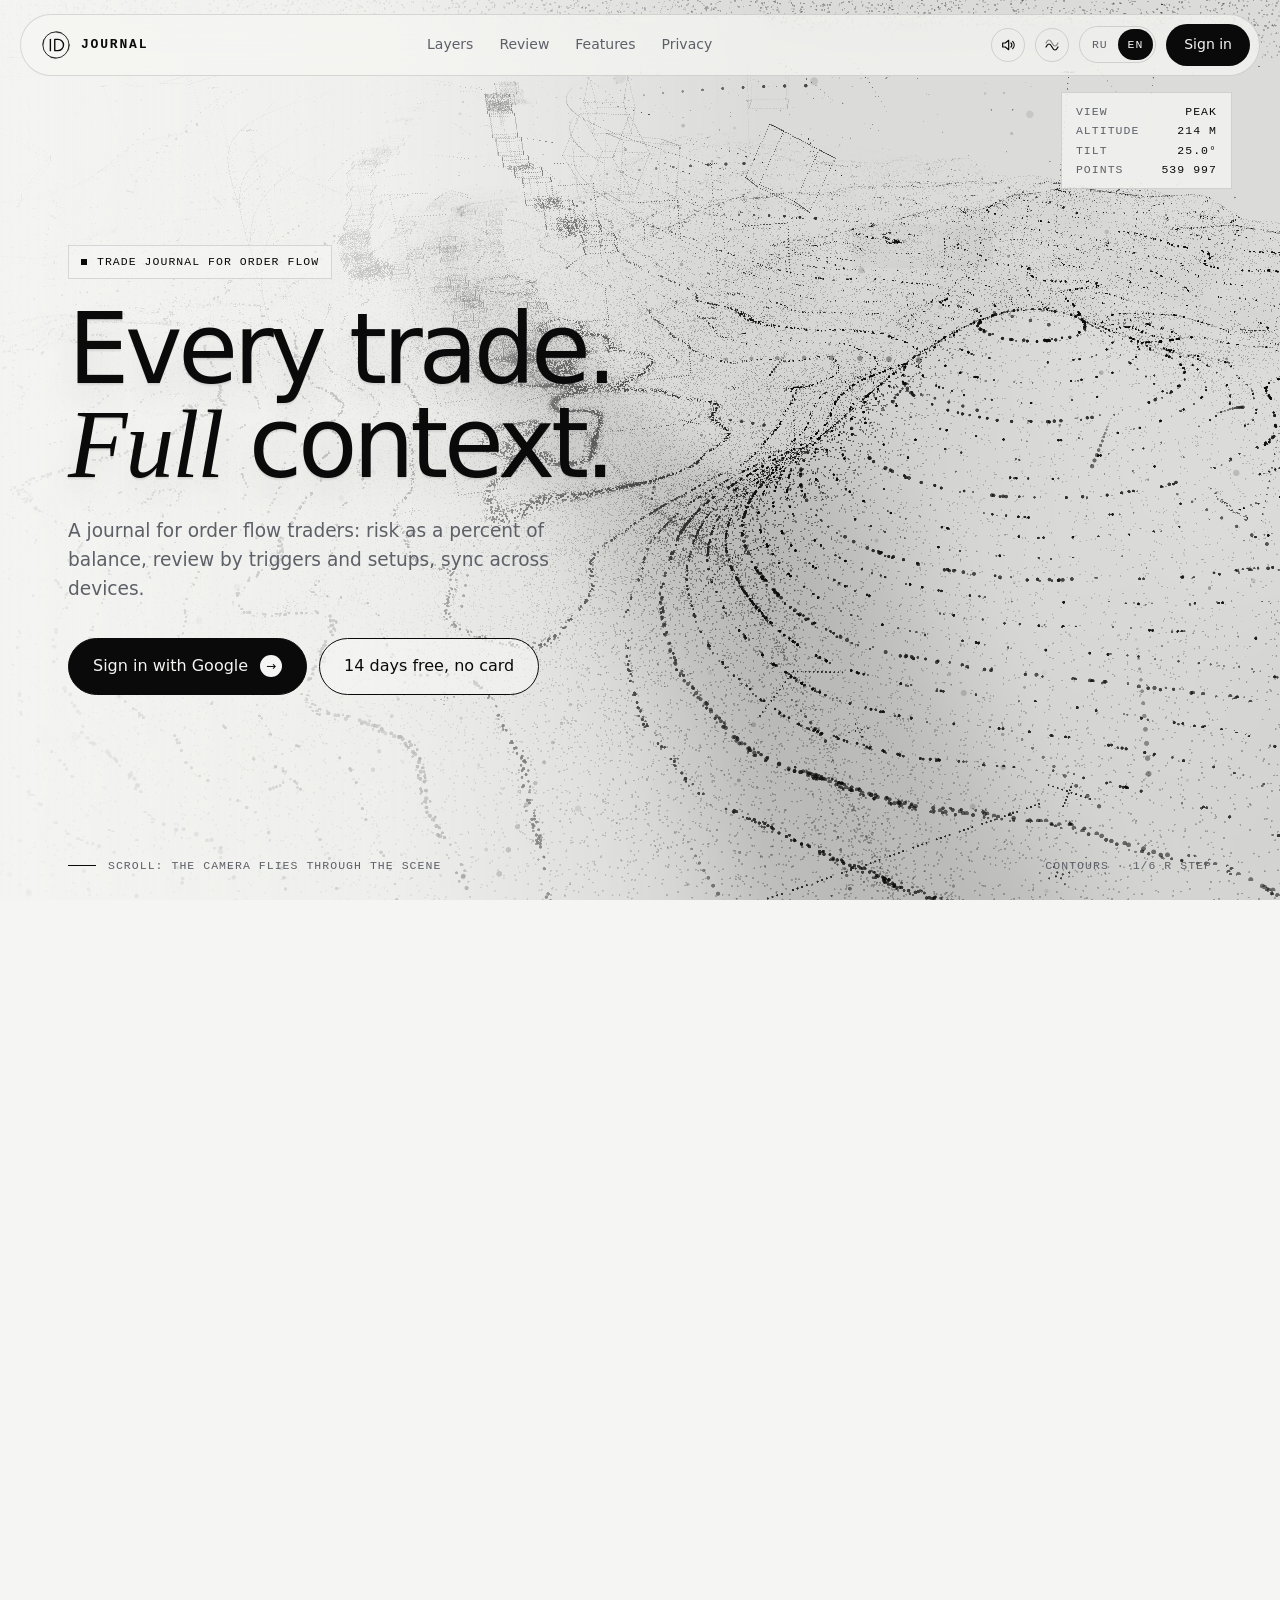
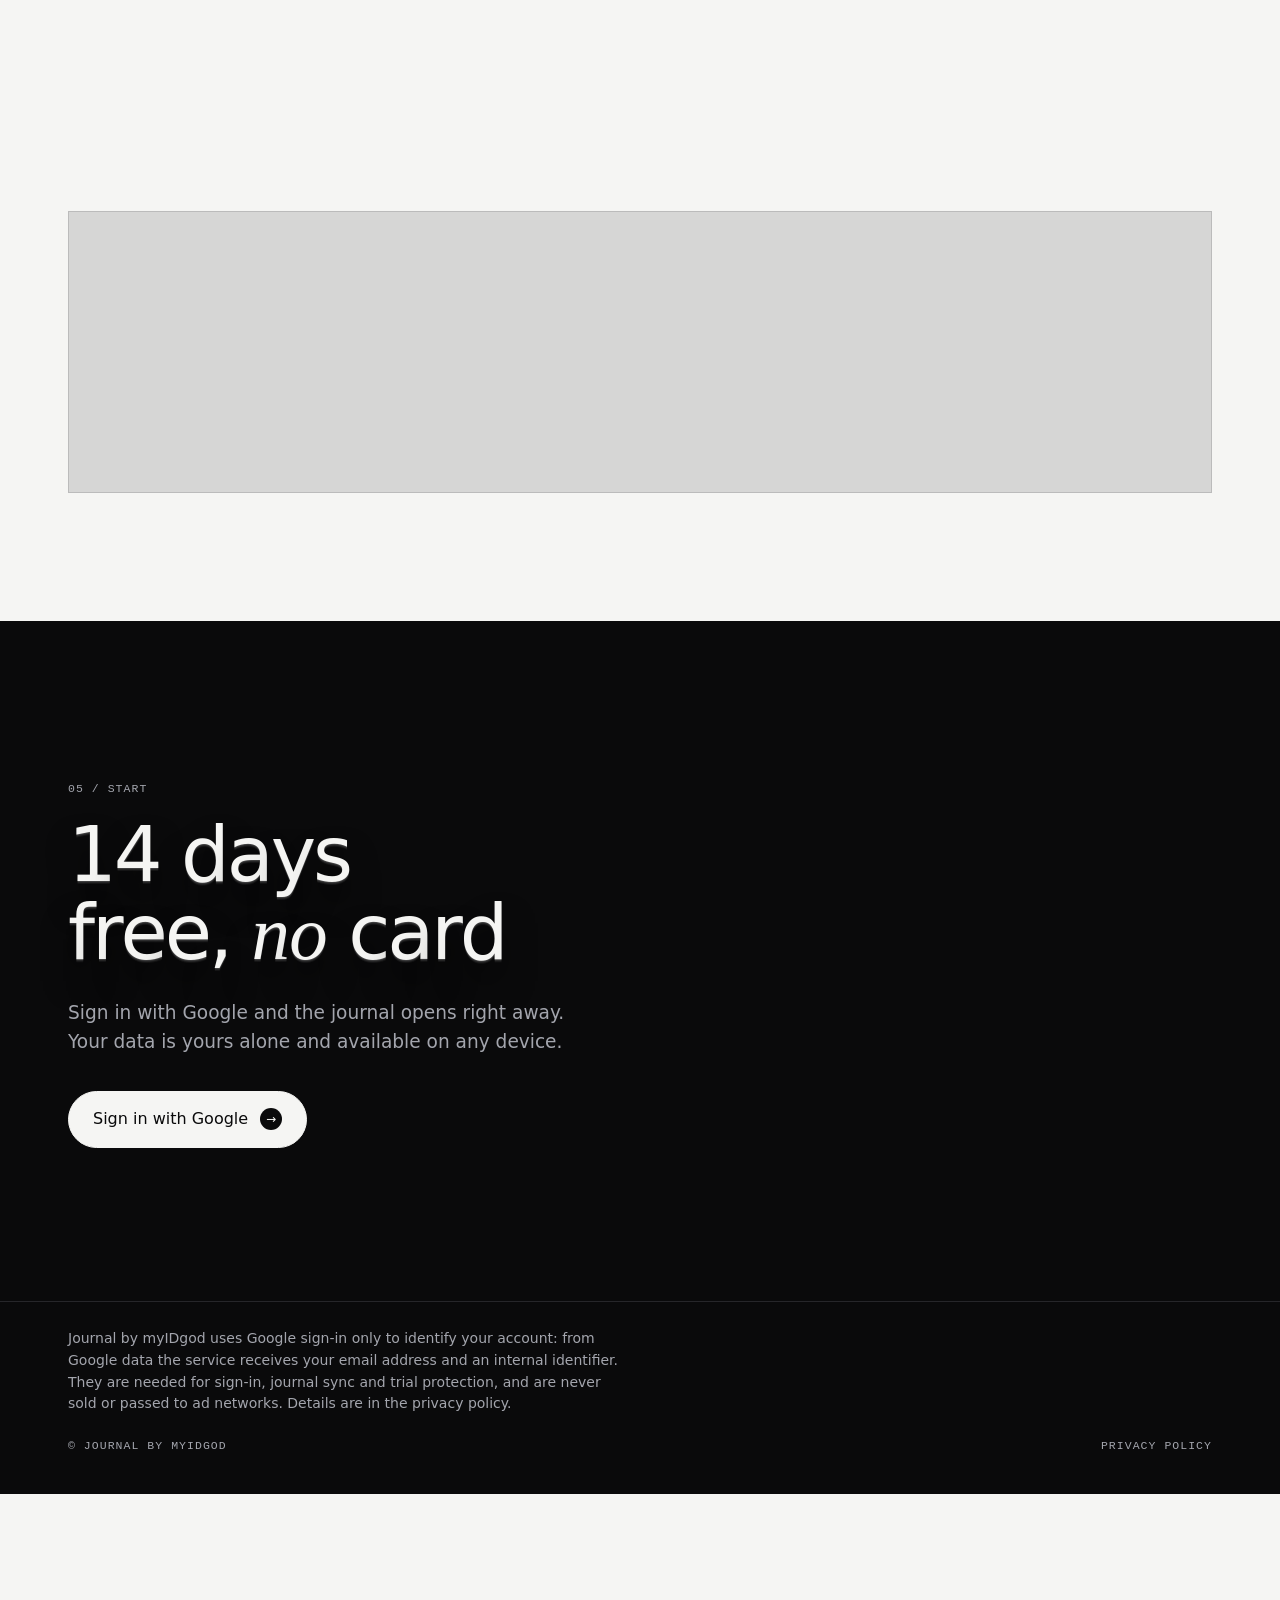
<file: public/index.html>
<!doctype html>
<html lang="ru"><head><meta charset="utf-8">
<link rel="icon" href="data:image/svg+xml,%3Csvg xmlns='http://www.w3.org/2000/svg' viewBox='0 0 48 48'%3E%3Crect width='48' height='48' rx='11' fill='%230A0A0B'/%3E%3Cg fill='none' stroke='%23F5F5F3' stroke-width='3.4' stroke-linecap='round' stroke-linejoin='round'%3E%3Cpath d='M15 14V34'/%3E%3Cpath d='M23 14V34H27A10 10 0 0 0 27 14Z'/%3E%3C/g%3E%3C/svg%3E">
<meta name="viewport" content="width=device-width, initial-scale=1, viewport-fit=cover">
<title>Journal by myIDgod — журнал сделок для order flow</title>
<meta name="description" content="Journal by myIDgod — онлайн-журнал сделок для трейдеров order flow: риск в процентах от баланса, разбор по триггерам, синхронизация между устройствами. 14 дней бесплатно, без карты.">
<meta name="color-scheme" content="light">
<meta name="theme-color" content="#F5F5F3">
<style>
:root{--w:#F5F5F3;--k:#0A0A0B;--g:#5E6068;--line:rgba(10,10,11,.13);--mono:ui-monospace,"IBM Plex Mono","DM Mono",SFMono-Regular,Menlo,Consolas,monospace;--sans:Inter,system-ui,-apple-system,"Segoe UI",Roboto,sans-serif;--serif:"Instrument Serif","Iowan Old Style",Georgia,"Times New Roman",serif;--ease:cubic-bezier(.16,1,.3,1)}
*{box-sizing:border-box}html{scroll-behavior:smooth;background:var(--w)}
body{margin:0;background:var(--w);color:var(--k);font:16px/1.55 var(--sans);-webkit-font-smoothing:antialiased;overflow-x:hidden}
a{color:inherit}::selection{background:var(--k);color:var(--w)}
:focus-visible{outline:2px solid var(--k);outline-offset:3px}
em{font-family:var(--serif);font-style:italic;font-weight:400;letter-spacing:-.01em}
.mono{font:500 11.5px/1.5 var(--mono);letter-spacing:.09em;text-transform:uppercase}
.wrap{max-width:1240px;margin:0 auto;padding:0 clamp(20px,4vw,48px)}
/* scene layers */
#scene{position:fixed;top:0;left:0;width:100%;height:100vh;height:100lvh;z-index:0;opacity:0;transition:opacity 1.6s var(--ease)}
.scene-on #scene{opacity:1}.scene-swap #scene{opacity:0;transition-duration:.26s}.scene-off #scene,.scene-off #pins,.scene-off .hud,.scene-off .veil{visibility:hidden}
.noscene #scene,.noscene #pins,.noscene .hud{display:none}
.veil{position:fixed;inset:0;z-index:1;pointer-events:none;will-change:opacity;background:linear-gradient(90deg,rgba(245,245,243,.95) 0,rgba(245,245,243,.78) 30%,rgba(245,245,243,0) 60%)}
#pins{position:fixed;inset:0;z-index:2;pointer-events:none;overflow:hidden}
.pin{position:absolute;left:0;top:0;opacity:0;will-change:transform,opacity}
.pin i{position:absolute;left:-7px;top:-7px;width:14px;height:14px;border:1px solid var(--k);border-radius:50%;background:rgba(245,245,243,.7)}
.pin i::after{content:"";position:absolute;inset:4px;border-radius:50%;background:var(--k)}
.pin[data-main] i::before{content:"";position:absolute;inset:-9px;border:1px solid var(--k);border-radius:50%;animation:ping 2.4s var(--ease) infinite}
.pin s{position:absolute;left:0;bottom:7px;width:1px;height:58px;background:var(--k)}
.pin b{position:absolute;left:8px;bottom:58px;background:var(--k);color:var(--w);font:500 10.5px/1.45 var(--mono);letter-spacing:.08em;padding:7px 10px;white-space:nowrap}
.pin.flip b{left:auto;right:8px}.pin b span{display:block;color:#a8aab0}
@keyframes ping{0%{transform:scale(.6);opacity:.9}100%{transform:scale(2);opacity:0}}
.hud{position:fixed;z-index:2;top:92px;right:clamp(20px,4vw,48px);border:1px solid var(--line);background:rgba(245,245,243,.72);-webkit-backdrop-filter:blur(8px);backdrop-filter:blur(8px);padding:10px 14px;display:grid;grid-template-columns:auto auto;gap:2px 22px;color:var(--g);pointer-events:none}
.hud b{font-weight:500;color:var(--k);text-align:right}
/* header */
.top{position:fixed;z-index:10;top:14px;left:50%;transform:translateX(-50%);width:min(1240px,calc(100% - 28px));display:flex;justify-content:space-between;align-items:center;gap:16px;padding:9px 9px 9px 20px;border:1px solid var(--line);border-radius:999px;background:rgba(245,245,243,.72);-webkit-backdrop-filter:blur(14px) saturate(1.2);backdrop-filter:blur(14px) saturate(1.2)}
.logo{display:flex;align-items:center;gap:10px;text-decoration:none;font:600 13px/1 var(--mono);letter-spacing:.14em}
.logo i{width:18px;height:18px;border:1.5px solid var(--k);border-radius:50%;position:relative}.logo i::after{content:"";position:absolute;inset:3.5px;border:1.5px solid var(--k);border-radius:50%}
.tools{display:flex;align-items:center;gap:10px}.tb{width:34px;height:34px;border-radius:50%;border:1px solid var(--line);background:transparent;color:var(--k);display:grid;place-items:center;cursor:pointer;transition:background .25s,color .25s}.tb:hover{background:var(--k);color:var(--w)}.tb .x{display:none}.tb[aria-pressed=false] .x{display:block}.tb[aria-pressed=false] .w1,.tb[aria-pressed=false] .w2{display:none}
.lang{display:inline-flex;border:1px solid var(--line);border-radius:99px;padding:2px}.lang button{font:inherit;letter-spacing:.08em;border:0;background:transparent;color:var(--g);padding:7px 10px;border-radius:99px;cursor:pointer;transition:background .25s,color .25s}.lang button[aria-pressed=true]{background:var(--k);color:var(--w)}
.logo svg{overflow:visible;display:block}.logo svg *{fill:none;stroke:var(--k);stroke-width:2.2;stroke-linecap:round;stroke-linejoin:round;stroke-dasharray:1;stroke-dashoffset:1}
.logo .lr{stroke-width:1.4;animation:ldraw 1.3s var(--ease) .1s forwards}.logo .lo{stroke-width:1.4;stroke-dasharray:.07 .18;stroke-dashoffset:0;opacity:0;transform-origin:24px 24px;animation:lin .6s 1.1s forwards,lspin 14s linear 1.1s infinite}
.logo .li{animation:ldraw .55s var(--ease) .55s forwards}.logo .ld{animation:ldraw .8s var(--ease) .9s forwards}
.logo:hover .ld,.logo.ping .ld{animation:lpulse .7s var(--ease)}.logo:hover .li,.logo.ping .li{animation:lpulse .7s var(--ease) .12s}
@keyframes ldraw{to{stroke-dashoffset:0}}@keyframes lin{to{opacity:.6}}@keyframes lspin{to{transform:rotate(360deg)}}@keyframes lpulse{0%{stroke-dashoffset:0;transform:scale(1)}40%{transform:scale(1.16)}100%{transform:scale(1)}}
.top nav{display:flex;gap:26px}.top nav a{text-decoration:none;color:var(--g);font-size:14px;transition:color .2s}.top nav a:hover{color:var(--k)}
.pill{display:inline-flex;align-items:center;gap:8px;padding:10px 18px;border-radius:999px;background:var(--k);color:var(--w);text-decoration:none;font-size:14px;font-weight:500;transition:transform .3s var(--ease),background .2s}
.pill:hover{transform:translateY(-1px)}
/* scenic sections */
main{position:relative;z-index:3;overflow-x:hidden;overflow-x:clip}
.stop{min-height:100vh;min-height:100svh;display:flex;align-items:center;padding:120px 0 80px}.stop:not(.hero){min-height:140vh;min-height:140svh}
.hero{position:relative;overflow:hidden;flex-direction:column;align-items:stretch;justify-content:center}
.tag{display:inline-flex;align-items:center;gap:10px;border:1px solid var(--line);padding:7px 12px;background:rgba(245,245,243,.6)}
.tag::before{content:"";width:6px;height:6px;background:var(--k)}
h1{font-weight:500;font-size:clamp(2.7rem,7.6vw,6.6rem);line-height:.97;letter-spacing:-.045em;margin:24px 0 0;max-width:11ch;text-wrap:balance}
h1 em{letter-spacing:-.02em}
.lead{max-width:44ch;color:var(--g);font-size:clamp(1rem,1.5vw,1.16rem);margin:26px 0 0}
.cta{display:flex;gap:12px;flex-wrap:wrap;margin-top:34px}
.btn{display:inline-flex;align-items:center;justify-content:center;gap:12px;padding:15px 24px;border:1px solid var(--k);border-radius:999px;font-weight:500;text-decoration:none;transition:background .3s,color .3s,transform .3s var(--ease)}
.btn.p{background:var(--k);color:var(--w)}.btn.p:hover{transform:translateY(-2px)}
.btn.s{background:rgba(245,245,243,.6)}.btn.s:hover{background:var(--k);color:var(--w)}
.btn .ar{display:inline-grid;place-items:center;width:22px;height:22px;border-radius:50%;background:var(--w);color:var(--k);font-size:12px}
.hero-foot{position:absolute;left:0;right:0;bottom:26px;display:flex;justify-content:space-between;gap:16px;color:var(--g)}
.hero-foot span:first-child::before{content:"";display:inline-block;width:28px;height:1px;background:var(--k);vertical-align:middle;margin-right:12px}
.grid{position:absolute;inset:auto -10% 0;height:52%;pointer-events:none;z-index:-1;background:linear-gradient(var(--line) 1px,transparent 1px) 0 0/100% 56px,linear-gradient(90deg,var(--line) 1px,transparent 1px) 0 0/56px 100%;transform:perspective(520px) rotateX(62deg);transform-origin:50% 100%;-webkit-mask:linear-gradient(transparent,#000 70%);mask:linear-gradient(transparent,#000 70%);transition:opacity 1.2s}
.scene-on .grid{opacity:0}
.hero-txt{max-width:760px}.panel{position:relative;max-width:540px;padding:clamp(24px,3vw,38px);transform-style:preserve-3d}
.panel::before{content:"";position:absolute;inset:0;z-index:-1;background:rgba(245,245,243,.84);-webkit-backdrop-filter:blur(14px);backdrop-filter:blur(14px);border:1px solid var(--line);box-shadow:0 1px 2px rgba(10,10,11,.05),0 18px 36px -14px rgba(10,10,11,.18),0 60px 110px -40px rgba(10,10,11,.32);transform:translateZ(-1px)}
.panel::after{content:"";position:absolute;inset:14px -14px -14px 14px;z-index:-2;border:1px solid rgba(10,10,11,.14);transform:translateZ(-40px);pointer-events:none}
.panel>.k{display:inline-block;translate:0 0 42px}.panel>h2{translate:0 0 72px}.panel>p{translate:0 0 34px}.panel>.layers{translate:0 0 46px}.panel>.stats{translate:0 0 56px}.panel>.cta{translate:0 0 64px}
h2,h1{text-shadow:0 1px 0 rgba(10,10,11,.07),0 2px 0 rgba(10,10,11,.05),0 3px 0 rgba(10,10,11,.035),0 12px 18px rgba(10,10,11,.1)}h1{text-shadow:0 1px 0 rgba(10,10,11,.06),0 2px 0 rgba(10,10,11,.04),0 3px 0 rgba(10,10,11,.03),0 16px 30px rgba(10,10,11,.08)}
.dark h2{text-shadow:0 1px 0 rgba(255,255,255,.12),0 2px 0 rgba(255,255,255,.08),0 3px 0 rgba(255,255,255,.05),0 22px 30px rgba(0,0,0,.6)}
.wd{display:inline-block;white-space:nowrap;transform-style:preserve-3d}
.ch{display:inline-block;transform-origin:50% 85% -.3em;opacity:0;transform:translate3d(0,.4em,-90px) rotateX(-95deg);transition:opacity .55s var(--ease),transform 1.1s var(--ease),translate .35s var(--ease);transition-delay:calc(var(--d0,.18s) + var(--c)*17ms),calc(var(--d0,.18s) + var(--c)*17ms),0s}
.spw .wd{opacity:0;transform:translate3d(0,.7em,-50px) rotateX(-55deg);filter:blur(5px);transition:opacity .7s var(--ease),transform 1s var(--ease),filter .7s var(--ease);transition-delay:calc(var(--d0,.4s) + var(--w)*24ms)}
.in .ch,.in .wd{opacity:1;transform:none;filter:none}
.card{position:relative;transform-style:preserve-3d}.card>*{position:relative}.card>b{translate:0 0 40px}.card>p{translate:0 0 22px}.card>.k{display:inline-block;translate:0 0 30px}
h2{font-weight:500;font-size:clamp(2rem,4.2vw,3.5rem);line-height:1.02;letter-spacing:-.04em;margin:16px 0 0;text-wrap:balance}
.panel p{color:var(--g);margin:18px 0 0}
.k{color:var(--g)}
.layers{margin-top:26px;border-top:1px solid var(--line)}
.layer{display:grid;grid-template-columns:34px 1fr auto;gap:4px 14px;align-items:start;padding:18px 0;border-bottom:1px solid var(--line)}
.layer b{font-weight:500;font-size:1.12rem;letter-spacing:-.02em}.layer b small{font:500 10.5px var(--mono);letter-spacing:.09em;color:var(--g);margin-left:10px}
.layer p{grid-column:2;margin:2px 0 0;font-size:.95rem}
.sw{width:46px;height:26px;border-radius:99px;border:1px solid var(--k);background:transparent;position:relative;cursor:pointer;padding:0;transition:background .3s}
.sw::after{content:"";position:absolute;top:3px;left:3px;width:18px;height:18px;border-radius:50%;background:var(--k);transition:transform .35s var(--ease),background .3s}
.sw[aria-checked=true]{background:var(--k)}.sw[aria-checked=true]::after{transform:translateX(20px);background:var(--w)}
.stats{display:flex;gap:28px;flex-wrap:wrap;margin-top:24px;padding-top:20px;border-top:1px solid var(--line)}
.stats div b{display:block;font-weight:500;font-size:1.9rem;letter-spacing:-.03em;line-height:1.1}
.right{margin-left:auto}
/* solid sections */
.solid{position:relative;background:var(--w);padding:clamp(70px,10vw,140px) 0;border-top:1px solid var(--line)}
.cards{display:grid;grid-template-columns:repeat(auto-fit,minmax(250px,1fr));gap:1px;background:var(--line);border:1px solid var(--line);margin-top:52px}
.card{background:var(--w);padding:30px 26px 34px;min-height:230px;transition:background .3s,box-shadow .4s var(--ease)}
.card:hover{background:#fff;box-shadow:0 30px 60px -24px rgba(10,10,11,.3);z-index:2}
.card b{display:block;font-weight:500;font-size:1.28rem;letter-spacing:-.02em;margin:52px 0 8px}.card p{margin:0;color:var(--g)}
.dark{position:relative;background:var(--k);color:var(--w);padding:clamp(80px,12vw,160px) 0}
.dark h2{font-size:clamp(2.4rem,6vw,5rem);max-width:14ch}.dark .lead{color:#a3a5ad}.dark .k{color:#a3a5ad}
.dark .btn.p{background:var(--w);color:var(--k);border-color:var(--w)}.dark .btn .ar{background:var(--k);color:var(--w)}
.dark :focus-visible{outline-color:var(--w)}
footer{position:relative;z-index:3;background:var(--k);color:#a3a5ad;padding:26px 0 40px;border-top:1px solid #26262a}
footer .wrap{display:flex;justify-content:space-between;gap:16px;flex-wrap:wrap}footer a{text-decoration:none}footer a:hover{color:var(--w)}
.rv{opacity:0;transform:perspective(1100px) translate3d(0,56px,-180px) rotateX(16deg);transform-origin:50% 100%;transition:opacity 1.1s var(--ease),transform 1.3s var(--ease),filter 1.1s var(--ease);transition-delay:var(--d,0s);filter:blur(8px);will-change:transform,opacity}
/* panels fly in from behind the viewer: they start past the camera plane and settle onto the screen */
.panel.rv{transform:perspective(1000px) translate3d(-14vw,22vh,860px) rotateY(-16deg) rotateX(10deg) rotateZ(-3deg);transform-origin:50% 50%;transition:opacity .8s ease .12s,transform 1.6s cubic-bezier(.12,.9,.18,1),filter 1.2s var(--ease)}.panel.rv.right{transform:perspective(1000px) translate3d(14vw,22vh,860px) rotateY(16deg) rotateX(10deg) rotateZ(3deg)}
.rv.in,.panel.rv.in{opacity:1;transform:none;filter:none}.rv.tilting{transition:transform .18s linear,opacity 1s,filter 1s;transition-delay:0s}
.layer{opacity:0;transform:translate3d(-28px,0,-60px) rotateY(14deg);transition:opacity .9s var(--ease),transform 1.1s var(--ease);transition-delay:calc(.25s + var(--i,0)*.14s)}.in .layer{opacity:1;transform:none}
.stats div{opacity:0;transform:translateY(24px) rotateX(40deg);transition:opacity .8s var(--ease),transform 1s var(--ease);transition-delay:calc(.35s + var(--i,0)*.12s)}.in .stats div{opacity:1;transform:none}
@media (prefers-reduced-motion:reduce){html{scroll-behavior:auto}.ch,.wd{opacity:1!important;transform:none!important;filter:none!important;transition:none!important}.rv,.layer,.stats div{opacity:1!important;transform:none!important;transition:none;filter:none}.logo svg *{stroke-dashoffset:0!important;animation:none!important}.logo .lo{opacity:.6}.btn,.pill,.sw,.sw::after,#scene{transition:none}.pin[data-main] i::before{animation:none;display:none}}
@media (max-width:820px){.top nav,.hud{display:none}.tb{display:none}.panel.rv,.panel.rv.right{transform:perspective(900px) translate3d(0,30vh,760px) rotateX(14deg)}.panel.rv.in{transform:none}.veil{background:linear-gradient(180deg,rgba(245,245,243,.95) 0,rgba(245,245,243,.7) 42%,rgba(245,245,243,0) 66%)}
 .stop:not(.hero){align-items:flex-end;padding-bottom:28px;min-height:128vh;min-height:128svh}.panel{max-width:none}.hero{justify-content:flex-start;padding-top:118px}.hero-foot span:last-child{display:none}}
@media (max-width:560px){.btn{width:100%}.top{padding-left:14px;gap:8px}.logo span{display:none}.lang button{padding:7px 9px}.stats{display:grid;grid-template-columns:repeat(3,1fr);gap:12px}.stats div b{font-size:1.4rem}.layer{padding:13px 0}.layer p{display:none}.panel p{font-size:.95rem}h2{font-size:1.85rem}.pin b{font-size:9.5px;padding:5px 8px}.pin s{height:40px}.pin b{bottom:40px}.stats{gap:20px}}
.panel .slab{position:absolute;inset:0;z-index:-3;pointer-events:none;border:1px solid rgba(10,10,11,.16);background:rgba(214,214,210,.92);transform:translateZ(calc(var(--i)*-6px))}.panel .slab:last-of-type{box-shadow:0 30px 60px -20px rgba(10,10,11,.35)}html.still .panel .slab{display:none}
html.still .ch,html.still .wd{opacity:1!important;transform:none!important;filter:none!important;transition:none!important}html.still .rv,html.still .layer,html.still .stats div{opacity:1!important;transform:none!important;transition:none;filter:none}@media (max-width:820px){#mot{display:grid}}
</style></head><body>
<canvas id="scene" aria-hidden="true"></canvas>
<div class="veil" aria-hidden="true"></div>
<div id="pins" aria-hidden="true">
 <div class="pin" data-main><s></s><i></i><b>Сделка #0417 · A+<span>NQ · LONG · +3.2R</span></b></div>
 <div class="pin"><s></s><i></i><b>NQ · LONG<span>+2.4R · A</span></b></div>
 <div class="pin"><s></s><i></i><b>ES · SHORT<span>+1.8R</span></b></div>
 <div class="pin"><s></s><i></i><b>NQ · BE<span>0.0R</span></b></div>
 <div class="pin"><s></s><i></i><b>NQ · СТОП<span>−1.0R · FOMO</span></b></div>
 <div class="pin"><s></s><i></i><b>ES · LONG<span>+2.1R · A+</span></b></div>
 <div class="pin"><s></s><i></i><b>ИТОГ НЕДЕЛИ<span>+7.4R · 9 сделок</span></b></div>
</div>
<div class="hud mono" aria-hidden="true"><span>Вид</span><b id="hv">Пик</b><span>Высота</span><b id="ha">—</b><span>Наклон</span><b id="ht">—</b><span>Точек</span><b id="hn">—</b></div>
<header class="top"><a class="logo" href="./" id="logo" aria-label="Журнал Journal by myIDgod, на главную"><svg viewBox="0 0 48 48" width="30" height="30" aria-hidden="true"><circle class="lr" cx="24" cy="24" r="21" pathLength="1"/><circle class="lo" cx="24" cy="24" r="21" pathLength="1"/><path class="li" d="M15 15V33" pathLength="1"/><path class="ld" d="M22 15V33H27A9 9 0 0 0 27 15Z" pathLength="1"/></svg><span>JOURNAL</span></a>
<nav aria-label="Разделы"><a href="#layers">Слои</a><a href="#flight">Разбор</a><a href="#features">Возможности</a><a href="privacy.html">Конфиденциальность</a></nav>
<div class="tools"><button class="tb" id="snd" aria-pressed="true" aria-label="Звук" title="Звук"><svg viewBox="0 0 24 24" width="16" height="16" fill="none" stroke="currentColor" stroke-width="1.8" stroke-linecap="round" stroke-linejoin="round" aria-hidden="true"><path d="M4 9v6h4l5 4V5L8 9H4z"/><path class="w1" d="M16.5 9a4.2 4.2 0 0 1 0 6"/><path class="w2" d="M19 6.5a8 8 0 0 1 0 11"/><path class="x" d="M17 9l5 6M22 9l-5 6"/></svg></button><button class="tb" id="mot" aria-pressed="true" aria-label="Анимации" title="Анимации"><svg viewBox="0 0 24 24" width="16" height="16" fill="none" stroke="currentColor" stroke-width="1.8" stroke-linecap="round" stroke-linejoin="round" aria-hidden="true"><path d="M3 15c3-6 6-6 9 0s6 6 9 0"/><path d="M3 9c3-6 6-6 9 0s6 6 9 0" opacity=".45"/><path class="x" d="M4 4l16 16"/></svg></button><span class="lang mono"><button data-lang-btn="ru" aria-pressed="true">RU</button><button data-lang-btn="en" aria-pressed="false">EN</button></span><a class="pill" id="top-cta" href="app/?login=1">Войти</a></div></header>
<main>
<section class="stop hero" data-k="0"><div class="wrap" style="width:100%"><div class="hero-txt">
 <span class="tag mono">Журнал сделок для order flow</span>
 <h1>Каждая сделка. <em>Весь</em> контекст.</h1>
 <p class="lead">Журнал для трейдера order flow: риск в процентах от баланса, разбор по триггерам и сетапам, синхронизация между устройствами.</p>
 <div class="cta"><a class="btn p" href="app/?login=1" id="login">Войти через Google <span class="ar" aria-hidden="true">→</span></a><a class="btn s" href="app/?login=1">14 дней бесплатно, без карты</a></div>
 </div></div>
 <div class="grid" aria-hidden="true"></div>
 <div class="wrap hero-foot mono" aria-hidden="true" style="width:100%"><span>Листайте: камера полетит сквозь сцену</span><span>Изолинии · шаг 1/6 R</span></div>
</section>
<section class="stop" data-k="1" id="layers"><div class="wrap" style="width:100%"><div class="panel rv">
 <span class="mono k">01 / Три слоя</span>
 <h2>Одна сделка — <em>три</em> слоя.</h2>
 <p>Каждая запись в журнале разбирается по трём слоям. Переключайте их, и сцена за этим текстом перестроится.</p>
 <div class="layers">
  <div class="layer" style="--i:0"><span class="mono k">01</span><b>Сделки<small>журнал</small></b><button class="sw" role="switch" aria-checked="true" data-layer="dots" aria-label="Слой сделок"></button><p>Вход, выход, скриншоты, заметки и оценка. Поиск и фильтры по любому полю.</p></div>
  <div class="layer" style="--i:1"><span class="mono k">02</span><b>Риск<small>% от баланса</small></b><button class="sw" role="switch" aria-checked="true" data-layer="lines" aria-label="Слой риска"></button><p>Результат в R и в процентах от счёта. Кривая и просадка считаются сами.</p></div>
  <div class="layer" style="--i:2"><span class="mono k">03</span><b>Триггеры<small>CVD · tape · footprint</small></b><button class="sw" role="switch" aria-checked="true" data-layer="pins" aria-label="Слой триггеров"></button><p>Срезы по каждому полю показывают, какие сетапы приносят R, а какие съедают депозит.</p></div>
 </div></div></div>
</section>
<section class="stop" data-k="2" id="flight"><div class="wrap" style="width:100%"><div class="panel rv">
 <span class="mono k">02 / Разбор</span>
 <h2>Неделя сделок — <em>одним</em> взглядом.</h2>
 <p>Кривая, календарь, разбор недели и месяца. Видно, где вы торговали по системе, а где по эмоциям.</p>
 <div class="stats"><div style="--i:0"><b>R</b><span class="mono k">кривая и просадка</span></div><div style="--i:1"><b>%</b><span class="mono k">риск от счёта</span></div><div style="--i:2"><b>A+</b><span class="mono k">оценка сделки</span></div></div>
</div></div></section>
<section class="stop" data-k="3"><div class="wrap" style="width:100%"><div class="panel rv right">
 <span class="mono k">03 / Везде</span>
 <h2>Один журнал на <em>всех</em> устройствах.</h2>
 <p>Записали сделку с компьютера, открыли разбор с телефона. Данные хранятся в вашем аккаунте и синхронизируются сами.</p>
 <div class="cta"><a class="btn p" href="app/?login=1">Начать бесплатно <span class="ar" aria-hidden="true">→</span></a></div>
</div></div></section>
<section class="solid" id="features"><div class="wrap"><span class="mono k rv">04 / Возможности</span><h2 class="rv" style="max-width:16ch">Всё, что нужно после торгового дня</h2>
<div class="cards">
 <div class="card rv" style="--d:0.00s"><span class="mono k">01</span><b>План на день</b><p>План до открытия и итог после закрытия. Видно, сбылся ли сценарий.</p></div>
 <div class="card rv" style="--d:0.12s"><span class="mono k">02</span><b>А что если…</b><p>Симулятор правил: что было бы с кривой без худших сетапов или с другим риском.</p></div>
 <div class="card rv" style="--d:0.24s"><span class="mono k">03</span><b>Свои сетапы</b><p>Соберите стратегию из полей журнала и смотрите её отдельную кривую.</p></div>
 <div class="card rv" style="--d:0.36s"><span class="mono k">04</span><b>Импорт ATAS и MT5</b><p>Сделки из торговых платформ без ручного ввода. Скоро.</p></div>
</div></div></section>
<section class="dark"><div class="wrap"><span class="mono k rv">05 / Старт</span><h2 class="rv">14 дней бесплатно, <em>без</em> карты</h2>
<p class="lead rv">Войдите через Google, и журнал откроется сразу. Данные только ваши и доступны с любого устройства.</p>
<div class="cta rv"><a class="btn p" href="app/?login=1">Войти через Google <span class="ar" aria-hidden="true">→</span></a></div></div></section>
</main>
<footer><div class="wrap" style="display:block"><p style="max-width:62ch;margin:0 0 22px;font-size:14px">Journal by myIDgod использует вход через Google только чтобы определить ваш аккаунт: из данных Google сервис получает адрес почты и внутренний идентификатор. Эти данные нужны для входа, синхронизации журнала и защиты пробного периода, их не продают и не передают рекламным сетям. Подробности в <a href="privacy.html">политике конфиденциальности</a>.</p><div style="display:flex;justify-content:space-between;gap:16px;flex-wrap:wrap"><span class="mono">© Journal by myIDgod</span><span class="mono"><a href="privacy.html">Политика конфиденциальности</a></span></div></div></footer>
<script src="fly.js?v=20261111b"></script><script src="landing/i18n.js?v=20261111c"></script>
<script>
(function(){var d=document,root=d.documentElement;
try{for(var i=0;i<localStorage.length;i++){if(/^sb-.*-auth-token$/.test(localStorage.key(i))){var t=d.getElementById('top-cta'),l=d.getElementById('login');t.textContent='Открыть журнал';t.href='app/';l.firstChild.nodeValue='Открыть журнал ';l.href='app/';break}}}catch(e){}
window.landingLayers={dots:1,lines:1,pins:1};
d.querySelectorAll('[data-layer]').forEach(function(b){b.addEventListener('click',function(){var on=b.getAttribute('aria-checked')!=='true';b.setAttribute('aria-checked',on);window.landingLayers[b.dataset.layer]=on?1:0;window.dispatchEvent(new Event('landing:layers'))})});
(function(){var AC=null,on=true;try{on=localStorage.getItem('landing-sound')!=='0'}catch(e){}var b=d.getElementById('snd'),lg=d.getElementById('logo');b.setAttribute('aria-pressed',on);
function ctx(){if(!AC){var C=window.AudioContext||window.webkitAudioContext;if(!C)return null;AC=new C()}if(AC.state==='suspended')AC.resume();return AC}
function note(f,t,len,vol,type){var c=ctx();if(!c)return;var o=c.createOscillator(),g=c.createGain(),n=c.currentTime+t;o.type=type||'sine';o.frequency.value=f;g.gain.setValueAtTime(0,n);g.gain.linearRampToValueAtTime(vol,n+.012);g.gain.exponentialRampToValueAtTime(.0001,n+len);o.connect(g);g.connect(c.destination);o.start(n);o.stop(n+len+.05)}
function chime(){if(!on)return;/* "I" then "D": a soft rising pair with a low body and a bright overtone */note(659.25,0,.9,.09);note(1318.5,0,.5,.025);note(98,0,.7,.07,'triangle');note(987.77,.17,1.3,.09);note(1975.5,.17,.8,.022);note(123.47,.17,1.1,.06,'triangle')}
function tick(){if(on){note(1760,0,.09,.03);note(2349,.03,.12,.02)}}
window.landingSound={chime:chime,tick:tick};
b.addEventListener('click',function(){on=!on;try{localStorage.setItem('landing-sound',on?'1':'0')}catch(e){}b.setAttribute('aria-pressed',on);if(on)chime()});
lg.addEventListener('click',function(e){if(location.pathname.slice(-1)==='/'||/index/.test(location.pathname)){e.preventDefault();window.scrollTo({top:0,behavior:'smooth'})}lg.classList.remove('ping');void lg.offsetWidth;lg.classList.add('ping');chime()});
var first=function(){d.removeEventListener('pointerdown',first);d.removeEventListener('keydown',first);setTimeout(chime,60)};d.addEventListener('pointerdown',first);d.addEventListener('keydown',first);
d.querySelectorAll('[data-layer]').forEach(function(x){x.addEventListener('click',tick)});
var fine=matchMedia('(pointer:fine)').matches&&!matchMedia('(prefers-reduced-motion:reduce)').matches;
if(fine)d.querySelectorAll('.card').forEach(function(e){e.addEventListener('pointermove',function(ev){if(!e.classList.contains('in'))return;var r=e.getBoundingClientRect(),x=(ev.clientX-r.left)/r.width-.5,y=(ev.clientY-r.top)/r.height-.5;e.classList.add('tilting');e.style.transform='perspective(900px) rotateX('+(-y*7).toFixed(2)+'deg) rotateY('+(x*9).toFixed(2)+'deg) translateZ(8px)'});e.addEventListener('pointerleave',function(){e.classList.remove('tilting');e.style.transform=''})})})();
var RM=matchMedia('(prefers-reduced-motion:reduce)').matches;
function split(el,mode){var raw=el.dataset.raw!=null?el.dataset.raw:el.innerHTML;el.dataset.raw=raw;var t=d.createElement('div');t.innerHTML=raw;el.setAttribute('aria-label',t.textContent.replace(/\s+/g,' ').trim());var ci=0,wi=0,f=d.createDocumentFragment();
 (function walk(src,out){[].slice.call(src.childNodes).forEach(function(n){if(n.nodeType===3){n.nodeValue.split(/(\s+)/).forEach(function(w){if(!w)return;if(/^\s+$/.test(w)){out.appendChild(d.createTextNode(' '));return}var ws=d.createElement('span');ws.className='wd';ws.setAttribute('aria-hidden','true');ws.style.setProperty('--w',wi++);if(mode==='ch')Array.from(w).forEach(function(c){var x=d.createElement('span');x.className='ch';x.textContent=c;x.style.setProperty('--c',ci++);ws.appendChild(x)});else ws.textContent=w;out.appendChild(ws)})}else if(n.nodeType===1){var cl=n.cloneNode(false);out.appendChild(cl);walk(n,cl)}})})(t,f);
 el.replaceChildren(f);el.classList.add(mode==='ch'?'spc':'spw')}
function splitAll(){d.querySelectorAll('main h2,.card>b').forEach(function(e){split(e,'ch')});d.querySelectorAll('.panel>p,.dark .lead').forEach(function(e){split(e,'w')})}
splitAll();window.addEventListener('landing:lang',splitAll);
function scramble(el){if(RM||el.dataset.scr)return;el.dataset.scr=1;var fin=el.textContent,G='/\\+-_=#01ABCDEFX',n=0,id=setInterval(function(){n++;el.textContent=fin.split('').map(function(c,i){return c===' '||i<n*fin.length/16?c:G[Math.random()*G.length|0]}).join('');if(n>=16){clearInterval(id);el.textContent=fin;delete el.dataset.scr}},34)}
if(!RM&&matchMedia('(pointer:fine)').matches)d.querySelectorAll('.panel').forEach(function(p){var h=p.querySelector('h2');p.addEventListener('pointermove',function(ev){if(!p.classList.contains('in'))return;h.querySelectorAll('.ch').forEach(function(c){var r=c.getBoundingClientRect(),dx=r.left+r.width/2-ev.clientX,dy=r.top+r.height/2-ev.clientY,k=Math.exp(-(dx*dx+dy*dy)/9000);c.style.translate=k>.02?'0 '+(-k*7).toFixed(1)+'px '+(k*46).toFixed(1)+'px':''})});p.addEventListener('pointerleave',function(){h.querySelectorAll('.ch').forEach(function(c){c.style.translate=''})})});
var els=d.querySelectorAll('.rv');if('IntersectionObserver' in window){var io=new IntersectionObserver(function(a){a.forEach(function(x){if(x.isIntersecting){var t=x.target._rv||x.target;t.classList.add('in');io.unobserve(x.target);(t.matches('.mono.k')?[t]:[].slice.call(t.querySelectorAll(':scope>.mono.k'))).forEach(scramble)}})},{threshold:.12});els.forEach(function(e){if(e.classList.contains('panel')){var sc=e.closest('section');sc._rv=e;io.observe(sc)}else io.observe(e)})}else els.forEach(function(e){e.classList.add('in')});
(function(){var b=d.getElementById('mot'),still=false;try{still=localStorage.getItem('landing-motion')==='0'}catch(e){}
 var fly=!RM&&window.Fly;function set(v){still=v;root.classList.toggle('still',still);b.setAttribute('aria-pressed',!still);if(fly)Fly.enable(!still);if(still)d.querySelectorAll('.rv').forEach(function(e){e.classList.add('in')})}
 d.querySelectorAll('.panel').forEach(function(p){for(var i=1;i<=6;i++){var sl=d.createElement('span');sl.className='slab';sl.setAttribute('aria-hidden','true');sl.style.setProperty('--i',i);p.appendChild(sl)}});
 if(fly)d.querySelectorAll('.panel.rv').forEach(function(p){Fly.add(p,{pin:true,sec:p.closest('section'),side:p.classList.contains('right')?1:-1})});
 set(still);b.addEventListener('click',function(){set(!still);try{localStorage.setItem('landing-motion',still?'0':'1')}catch(e){}})})();
// The 3D scene loads after the first screen is ready; Data Saver skips it.
var c=navigator.connection;if(c&&c.saveData){root.classList.add('noscene');return}
function go(){var s=d.createElement('script');s.src='landing/scene.js?v=20261111r';s.async=true;s.onerror=function(){root.classList.add('noscene')};d.body.appendChild(s)}
function idle(){(window.requestIdleCallback||function(f){setTimeout(f,150)})(go,{timeout:1200})}
if(d.readyState==='complete')idle();else window.addEventListener('load',idle)})();
</script></body></html>
</file>
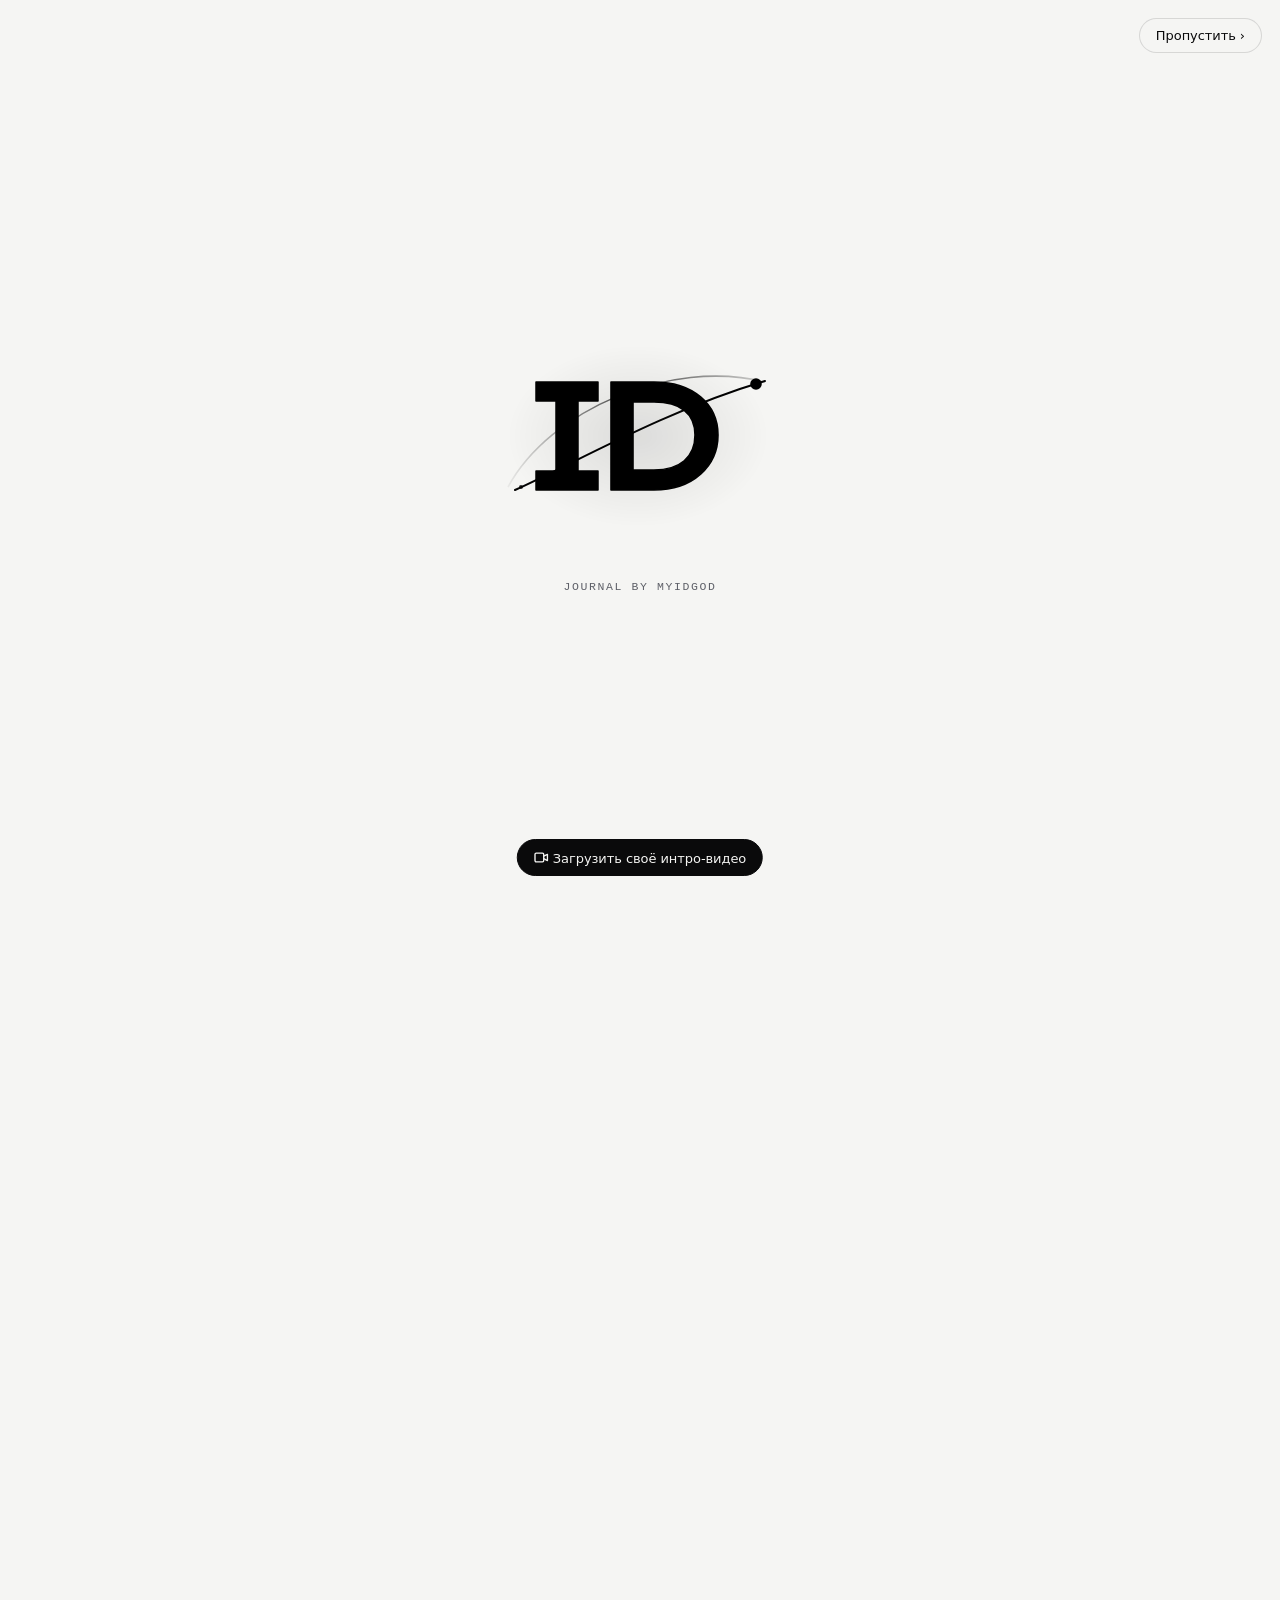
<file: public/app/index.html>
<!doctype html>
<html lang="ru"><head><meta charset="utf-8">
<link rel="icon" href="data:image/svg+xml,%3Csvg xmlns='http://www.w3.org/2000/svg' viewBox='0 0 48 48'%3E%3Crect width='48' height='48' rx='11' fill='%230A0A0B'/%3E%3Cg fill='none' stroke='%23F5F5F3' stroke-width='3.4' stroke-linecap='round' stroke-linejoin='round'%3E%3Cpath d='M15 14V34'/%3E%3Cpath d='M23 14V34H27A10 10 0 0 0 27 14Z'/%3E%3C/g%3E%3C/svg%3E">
<meta name="viewport" content="width=device-width, initial-scale=1, viewport-fit=cover">
<title>Journal by myIDgod · журнал</title><meta name="color-scheme" content="light dark">
<style>@import url("../app.css?v=20261112e") layer(base);@import url("../briefing.css?v=20261112e") layer(base);</style>
<link rel="stylesheet" href="shell.css?v=20261112e">
</head><body class='pre paper'>
<canvas id="terrain" aria-hidden="true"></canvas>
<div id="pins"></div>
<header class="top" id="top">
<h1 id="ttl" class="logo" aria-label="Journal by myIDgod"><svg viewBox="0 0 48 48" width="30" height="30" aria-hidden="true"><circle class="lr" cx="24" cy="24" r="21" pathLength="1"/><circle class="lo" cx="24" cy="24" r="21" pathLength="1"/><path class="li" d="M15 15V33" pathLength="1"/><path class="ld" d="M22 15V33H27A9 9 0 0 0 27 15Z" pathLength="1"/></svg><span>JOURNAL</span></h1>
<div class="nav" id="nav"></div>
</header>
<div class="hud mono" id="hud" aria-hidden="true"><span data-t="hud.view"></span><b id="hv">—</b><span data-t="hud.alt"></span><b id="ha">—</b><span data-t="hud.tilt"></span><b id="ht">—</b><span data-t="hud.pts"></span><b id="hn">—</b></div>
<main>
<div id="v"></div>
</main>
<script src="../vendor/supabase.js?v=2.119.0"></script>
<script src="../supabase-config.js?v=20261111b"></script>
<script src="../fly.js?v=20261111b"></script><script src="i18n.js?v=20261112e"></script><script src="lang-en.js?v=20261112e"></script><script src="terrain.js?v=20261112e"></script><script src="graph3d.js?v=20261112e"></script><script src="shell.js?v=20261112e"></script><script src="../app.js?v=20261112e"></script><script src="../social.js?v=20261112a"></script><script src="achievements.js?v=20261112b"></script><script src="../briefing.js?v=20261112a" defer></script>
</body></html>
</file>
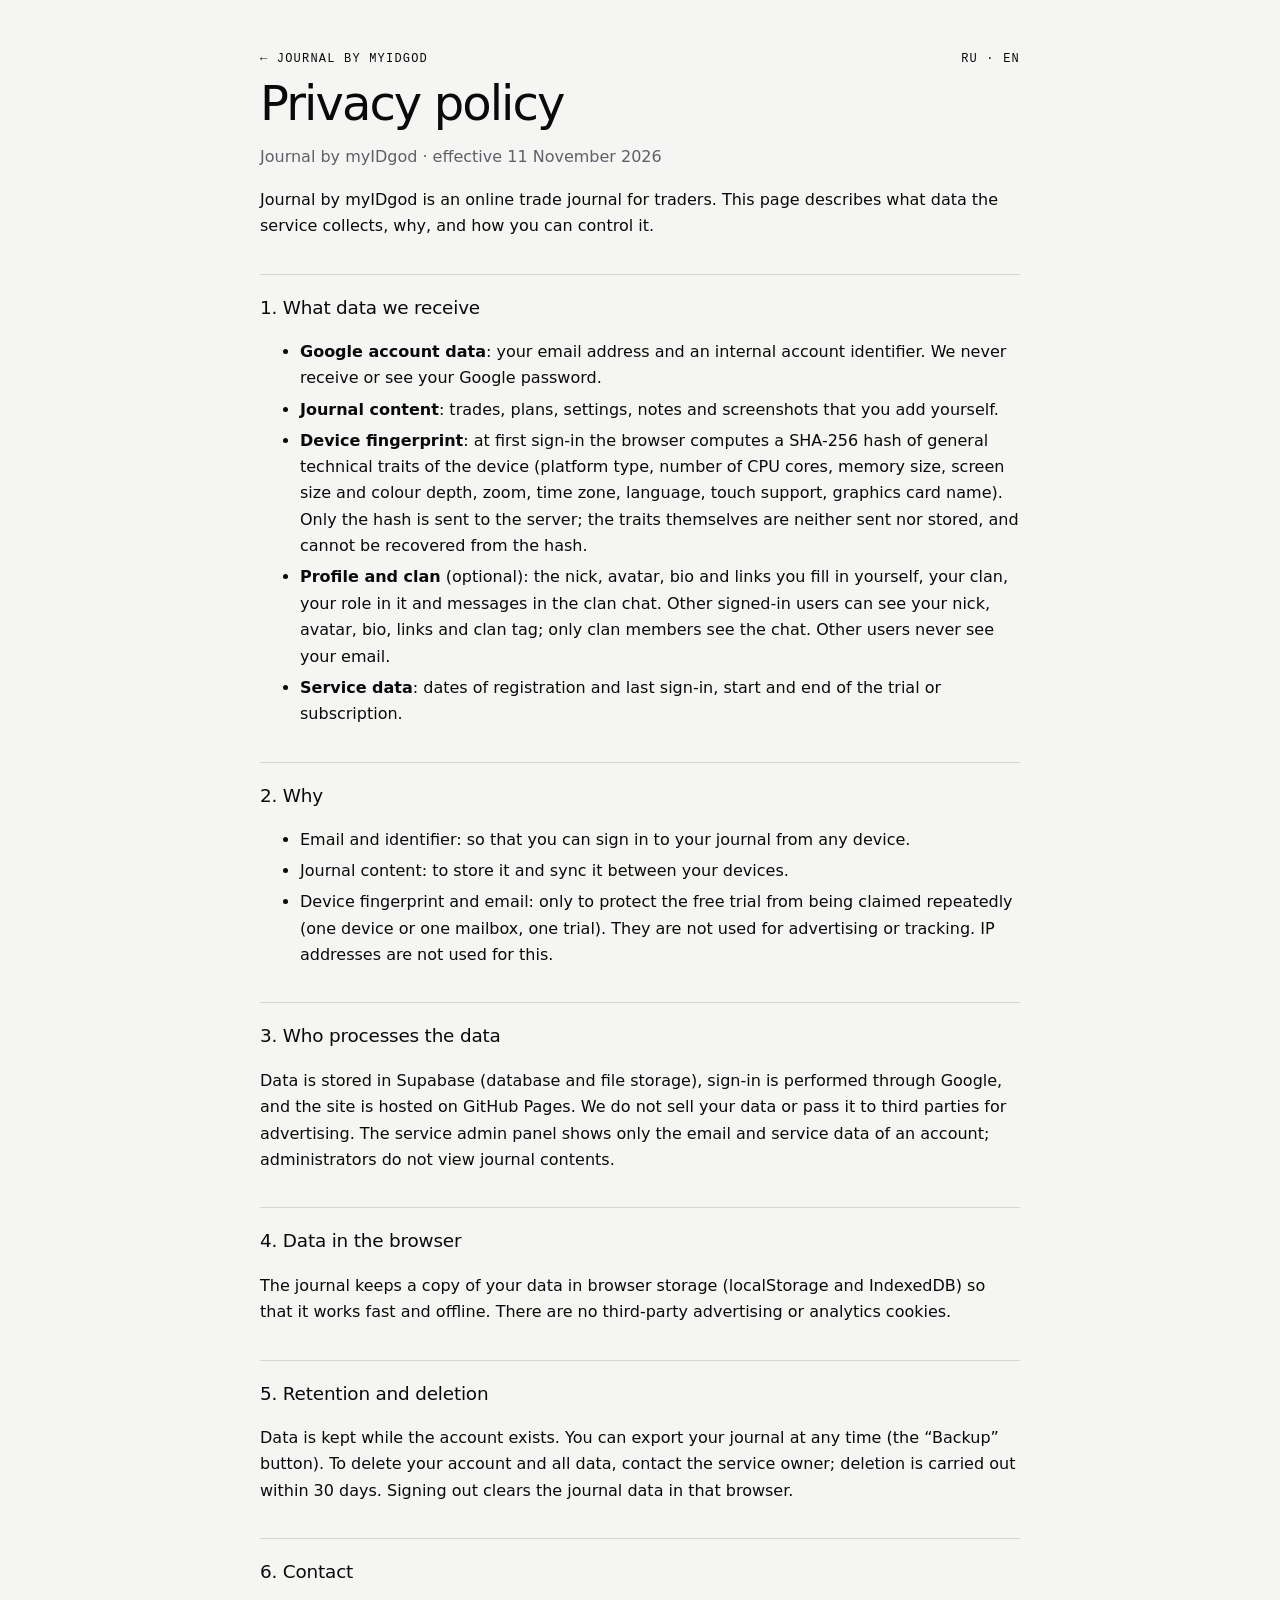
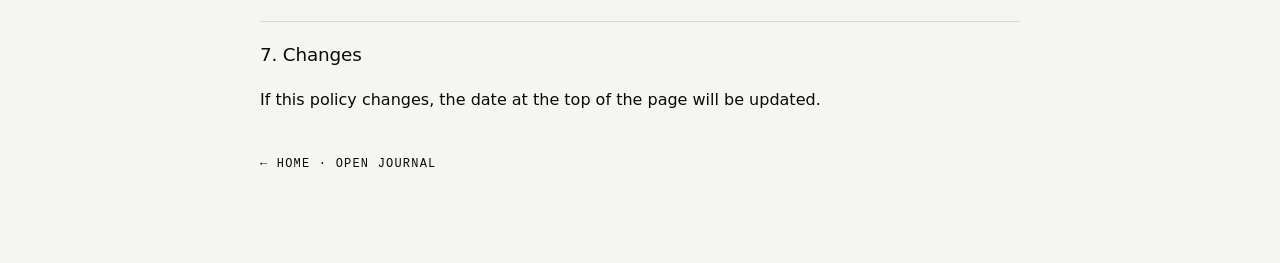
<file: public/privacy.html>
<!doctype html>
<html lang="ru"><head><meta charset="utf-8">
<link rel="icon" href="data:image/svg+xml,%3Csvg xmlns='http://www.w3.org/2000/svg' viewBox='0 0 48 48'%3E%3Crect width='48' height='48' rx='11' fill='%230A0A0B'/%3E%3Cg fill='none' stroke='%23F5F5F3' stroke-width='3.4' stroke-linecap='round' stroke-linejoin='round'%3E%3Cpath d='M15 14V34'/%3E%3Cpath d='M23 14V34H27A10 10 0 0 0 27 14Z'/%3E%3C/g%3E%3C/svg%3E">
<meta name="viewport" content="width=device-width, initial-scale=1">
<title>Политика конфиденциальности · Journal by myIDgod</title><meta name="color-scheme" content="light dark">
<style>:root{color-scheme:light}body{font:16px/1.65 Inter,system-ui,-apple-system,"Segoe UI",Roboto,sans-serif;max-width:760px;margin:0 auto;padding:40px 22px 80px;color:#0A0A0B;background:#F5F5F3;-webkit-font-smoothing:antialiased}h1{font-size:clamp(2rem,6vw,3rem);font-weight:500;letter-spacing:-.04em;line-height:1.05;margin:.2em 0 .3em}h2{font-size:1.15rem;font-weight:500;margin-top:34px;padding-top:18px;border-top:1px solid rgba(10,10,11,.13);letter-spacing:-.01em}a{color:inherit;text-underline-offset:3px}.mu{color:#5E6068}li{margin:.3em 0}::selection{background:#0A0A0B;color:#F5F5F3}.top{font:500 12px ui-monospace,Menlo,monospace;letter-spacing:.1em;text-transform:uppercase}.top a{text-decoration:none}html[data-lang=en] .ru,html:not([data-lang=en]) .en{display:none}.top a[aria-current]{text-decoration:underline}</style>
</head><body>
<p class="top" style="display:flex;justify-content:space-between"><a href="./">← Journal by myIDgod</a><span><a href="#" id="l-ru">RU</a> · <a href="#" id="l-en">EN</a></span></p>
<div class="ru"><h1>Политика конфиденциальности</h1>
<p class="mu">Journal by myIDgod · действует с 11.11.2026</p>
<p>Journal by myIDgod — онлайн-журнал сделок для трейдеров. Здесь описано, какие данные собирает сервис, зачем и как ими можно управлять.</p>

<h2>1. Какие данные мы получаем</h2>
<ul>
<li><b>Данные аккаунта Google</b>: адрес почты и внутренний идентификатор аккаунта. Пароль от Google мы не получаем и не видим.</li>
<li><b>Содержимое журнала</b>: сделки, планы, настройки, заметки и скриншоты, которые вы сами добавили.</li>
<li><b>Отпечаток устройства</b>: при первом входе браузер вычисляет хэш SHA-256 от общих технических признаков устройства (тип платформы, число ядер процессора, объём памяти, размер и глубина цвета экрана, масштаб, часовой пояс, язык, поддержка касаний, название видеокарты). На сервер передаётся только хэш, сами признаки не отправляются и не хранятся. Из хэша их восстановить нельзя.</li>
<li><b>Профиль и клан</b> (необязательно): ник, аватар, описание и ссылки, которые вы сами заполнили, клан, роль в нём и сообщения в чате клана. Ник, аватар, описание, ссылки и тег клана видят другие вошедшие пользователи; чат видят только участники клана. Почту другие пользователи не видят.</li>
<li><b>Служебные данные</b>: даты регистрации, последнего входа, начала и окончания пробного периода или подписки.</li>
</ul>

<h2>2. Зачем</h2>
<ul>
<li>Почта и идентификатор — чтобы вы входили в свой журнал с любого устройства.</li>
<li>Содержимое журнала — чтобы хранить и синхронизировать его между вашими устройствами.</li>
<li>Отпечаток устройства и адрес почты — только для защиты бесплатного пробного периода от повторного получения (одно устройство или один почтовый ящик — один пробный период). Для рекламы и слежки они не используются. IP-адрес для этого не используется.</li>
</ul>

<h2>3. Кто обрабатывает данные</h2>
<p>Данные хранятся в Supabase (база данных и файловое хранилище), вход выполняется через Google, сайт размещён на GitHub Pages. Мы не продаём и не передаём ваши данные третьим лицам для рекламы. В админ-панели сервиса видны только почта и служебные данные аккаунта; содержимое журналов администратор не просматривает.</p>

<h2>4. Данные в браузере</h2>
<p>Журнал хранит копию ваших данных в памяти браузера (localStorage и IndexedDB), чтобы работать быстро и без сети. Сторонних рекламных и аналитических cookie нет.</p>

<h2>5. Сколько храним и как удалить</h2>
<p>Данные хранятся, пока существует аккаунт. Вы можете в любой момент выгрузить журнал (кнопка «Резервная копия»). Чтобы удалить аккаунт и все данные, напишите администратору сервиса — удаление выполняется в течение 30 дней. Выход из аккаунта очищает данные журнала в этом браузере.</p>

<h2>6. Контакт</h2>
<p class="contact">По вопросам о данных и удалении аккаунта пишите владельцу сервиса: <a class="contact-link" href="#">связаться</a>.</p>

<h2>7. Изменения</h2>
<p>При изменении политики обновится дата вверху страницы.</p></div>
<div class="en"><h1>Privacy policy</h1>
<p class="mu">Journal by myIDgod · effective 11 November 2026</p>
<p>Journal by myIDgod is an online trade journal for traders. This page describes what data the service collects, why, and how you can control it.</p>

<h2>1. What data we receive</h2>
<ul>
<li><b>Google account data</b>: your email address and an internal account identifier. We never receive or see your Google password.</li>
<li><b>Journal content</b>: trades, plans, settings, notes and screenshots that you add yourself.</li>
<li><b>Device fingerprint</b>: at first sign-in the browser computes a SHA-256 hash of general technical traits of the device (platform type, number of CPU cores, memory size, screen size and colour depth, zoom, time zone, language, touch support, graphics card name). Only the hash is sent to the server; the traits themselves are neither sent nor stored, and cannot be recovered from the hash.</li>
<li><b>Profile and clan</b> (optional): the nick, avatar, bio and links you fill in yourself, your clan, your role in it and messages in the clan chat. Other signed-in users can see your nick, avatar, bio, links and clan tag; only clan members see the chat. Other users never see your email.</li>
<li><b>Service data</b>: dates of registration and last sign-in, start and end of the trial or subscription.</li>
</ul>

<h2>2. Why</h2>
<ul>
<li>Email and identifier: so that you can sign in to your journal from any device.</li>
<li>Journal content: to store it and sync it between your devices.</li>
<li>Device fingerprint and email: only to protect the free trial from being claimed repeatedly (one device or one mailbox, one trial). They are not used for advertising or tracking. IP addresses are not used for this.</li>
</ul>

<h2>3. Who processes the data</h2>
<p>Data is stored in Supabase (database and file storage), sign-in is performed through Google, and the site is hosted on GitHub Pages. We do not sell your data or pass it to third parties for advertising. The service admin panel shows only the email and service data of an account; administrators do not view journal contents.</p>

<h2>4. Data in the browser</h2>
<p>The journal keeps a copy of your data in browser storage (localStorage and IndexedDB) so that it works fast and offline. There are no third-party advertising or analytics cookies.</p>

<h2>5. Retention and deletion</h2>
<p>Data is kept while the account exists. You can export your journal at any time (the “Backup” button). To delete your account and all data, contact the service owner; deletion is carried out within 30 days. Signing out clears the journal data in that browser.</p>

<h2>6. Contact</h2>
<p class="contact">For questions about your data and account deletion, contact the service owner: <a class="contact-link" href="#">get in touch</a>.</p>

<h2>7. Changes</h2>
<p>If this policy changes, the date at the top of the page will be updated.</p></div>
<p class="top" style="margin-top:44px"><a href="./" class="ru">← На главную</a><a href="./" class="en">← Home</a> · <a href="app/" class="ru">Открыть журнал</a><a href="app/" class="en">Open journal</a></p>
<script>(function(){var d=document.documentElement,K="landing-lang";function set(l){d.dataset.lang=l;d.lang=l;try{localStorage.setItem(K,l)}catch(e){}}var l=null;try{l=localStorage.getItem(K)}catch(e){}if(l!=="ru"&&l!=="en")l=/^(ru|uk|be)/i.test(navigator.language||"")?"ru":"en";set(l);document.getElementById("l-ru").onclick=function(e){e.preventDefault();set("ru")};document.getElementById("l-en").onclick=function(e){e.preventDefault();set("en")};var cs=document.querySelectorAll(".contact"),as=document.querySelectorAll(".contact-link"),u;var s=document.createElement("script");s.src="supabase-config.js";s.onload=function(){u=(window.JOURNAL_SUPABASE_CONFIG||{}).contact;if(typeof u==="string"&&/^(https:\/\/|mailto:)/.test(u)){as.forEach(function(a){a.href=u;a.textContent=u.replace(/^mailto:/,"")})}else cs.forEach(function(c){c.hidden=true})};s.onerror=function(){cs.forEach(function(c){c.hidden=true})};document.body.appendChild(s)})()</script>
</body></html>
</file>
<file: public/app/shell.css>
/* Journal shell: the look of the landing page (public/index.html) over the journal.
   app.css and briefing.css sit in the cascade layer "base" (see index.html), so every rule here wins without !important.
   Two themes only: body.paper (white, default) and body.night (its inversion). */
body{--paper:#F5F5F3;--ink:#0A0A0B;--dim:#5E6068;--line:rgba(10,10,11,.13);--pr:245,245,243;--ir:10,10,11;--soft:#a8aab0;
  --mono:ui-monospace,"IBM Plex Mono","DM Mono",SFMono-Regular,Menlo,Consolas,monospace;--sans:Inter,system-ui,-apple-system,"Segoe UI",Roboto,sans-serif;
  --serif:"Instrument Serif","Iowan Old Style",Georgia,"Times New Roman",serif;--ease:cubic-bezier(.16,1,.3,1);
  --sh:0 1px 2px rgba(10,10,11,.05),0 18px 36px -14px rgba(10,10,11,.18),0 60px 110px -40px rgba(10,10,11,.32);
  --bg:var(--paper);--pn:rgba(var(--pr),.84);--bd:var(--line);--tx:var(--ink);--mu:var(--dim);--ac:var(--ink);--acr:var(--ir);--b:var(--dim);--wink:var(--ir);
  --r1:#8a8c94;--r2:#6f7178;--r3:#4c4e55;--r4:#2c2d31;--r5:#0A0A0B}
body.night{--paper:#0A0A0B;--ink:#D6D5D0;--dim:#8A8C94;--line:rgba(214,213,208,.16);--pr:10,10,11;--ir:214,213,208;--soft:#6b6d75;
  --sh:0 1px 2px rgba(0,0,0,.4),0 18px 36px -14px rgba(0,0,0,.6),0 60px 110px -40px rgba(0,0,0,.8);
  --r1:#6b6d75;--r2:#8A8C94;--r3:#a9aab0;--r4:#c4c4c2;--r5:#E9E8E3}
html{background:#F5F5F3}html:has(body.night){background:#0A0A0B}
body,body.paper,body.night{margin:0;background:var(--paper);color:var(--ink);font:15px/1.55 var(--sans);letter-spacing:-.006em;-webkit-font-smoothing:antialiased;overflow-x:hidden;animation:none}
body::before,body::after{content:none}
::selection{background:var(--ink);color:var(--paper)}
:focus-visible{outline:2px solid var(--ink);outline-offset:3px}
a{color:inherit}
em{font-family:var(--serif);font-style:italic;font-weight:400;letter-spacing:-.01em}
.mono{font:500 11.5px/1.5 var(--mono);letter-spacing:.09em;text-transform:uppercase}

/* ---- scene layers ---- */
#terrain{position:fixed;top:0;left:0;width:100%;height:100vh;height:100lvh;z-index:0;opacity:0;transition:opacity 1.6s var(--ease);pointer-events:none}
.scene-on #terrain{opacity:1}#terrain[hidden]{display:none}
.noscene #terrain,.noscene #pins,.noscene .hud,body.perf #pins,body.perf .hud,body.scene-hidden #pins,body.scene-hidden .hud,body.scene-hidden #terrain{display:none}
/* without the scene (no WebGL, performance mode): a still survey grid, the journal works as usual */
.noscene body::before,body.perf::before{content:"";position:fixed;inset:0;z-index:0;pointer-events:none;
  background:linear-gradient(var(--line) 1px,transparent 1px) 0 0/100% 56px,linear-gradient(90deg,var(--line) 1px,transparent 1px) 0 0/56px 100%;
  -webkit-mask:linear-gradient(transparent 20%,#000);mask:linear-gradient(transparent 20%,#000);opacity:.6}
body.custom-background-active::before{content:none}
#pins{position:fixed;inset:0;z-index:2;pointer-events:none;overflow:hidden}
.pin{position:absolute;left:0;top:0;opacity:0;will-change:transform,opacity;border:0;padding:0;margin:0;background:none;color:inherit;font:inherit;cursor:pointer;pointer-events:auto;width:0;height:0;overflow:visible}
.pin i{position:absolute;left:-7px;top:-7px;width:14px;height:14px;border:1px solid var(--ink);border-radius:50%;background:rgba(var(--pr),.7)}
.pin i::after{content:"";position:absolute;inset:4px;border-radius:50%;background:var(--ink)}
.pin s{position:absolute;left:0;bottom:7px;width:1px;height:58px;background:var(--ink);text-decoration:none}
.pin b{position:absolute;left:8px;bottom:58px;background:var(--ink);color:var(--paper);font:500 10.5px/1.45 var(--mono);letter-spacing:.08em;padding:7px 10px;white-space:nowrap;text-align:left;text-transform:uppercase;transition:translate .3s var(--ease)}
.pin b em{font:inherit;letter-spacing:inherit;display:block}
.pin b span{display:block;color:var(--soft);text-transform:none;letter-spacing:.04em}
.pin.flip b{left:auto;right:8px}.pin:hover b{translate:0 -3px}
.hud{position:fixed;z-index:2;top:92px;right:clamp(14px,2.2vw,34px);border:1px solid var(--line);background:rgba(var(--pr),.72);-webkit-backdrop-filter:blur(8px);backdrop-filter:blur(8px);padding:10px 14px;display:grid;grid-template-columns:auto auto;gap:2px 22px;color:var(--dim);pointer-events:none}
.hud b{font-weight:500;color:var(--ink);text-align:right;min-width:7ch}

/* ---- header: one pill, like .top on the landing ---- */
.top{position:fixed;z-index:45;top:calc(14px + env(safe-area-inset-top,0px));left:50%;translate:-50% 0;width:min(1240px,calc(100% - 28px));display:flex;align-items:center;gap:14px;padding:9px 9px 9px 18px;
  border:1px solid var(--line);border-radius:999px;background:rgba(var(--pr),.72);-webkit-backdrop-filter:blur(14px) saturate(1.2);backdrop-filter:blur(14px) saturate(1.2);transition:opacity .9s var(--ease)}
body.pre .top,body.pre .hud,body.pre #pins{opacity:0;pointer-events:none}
#ttl.logo{all:unset;display:flex;align-items:center;gap:10px;font:600 13px/1 var(--mono);letter-spacing:.14em;cursor:pointer;flex:none;color:var(--ink)}
#ttl.logo:focus-visible{outline:2px solid var(--ink);outline-offset:4px;border-radius:99px}
.logo svg{overflow:visible;display:block}.logo svg *{fill:none;stroke:var(--ink);stroke-width:2.2;stroke-linecap:round;stroke-linejoin:round;stroke-dasharray:1;stroke-dashoffset:1}
.logo .lr{stroke-width:1.4;animation:ldraw 1.3s var(--ease) .1s forwards}.logo .lo{stroke-width:1.4;stroke-dasharray:.07 .18;stroke-dashoffset:0;opacity:0;transform-origin:24px 24px;animation:lin .6s 1.1s forwards,lspin 14s linear 1.1s infinite}
.logo .li{animation:ldraw .55s var(--ease) .55s forwards}.logo .ld{animation:ldraw .8s var(--ease) .9s forwards}
.logo:hover .ld{animation:lpulse .7s var(--ease)}.logo:hover .li{animation:lpulse .7s var(--ease) .12s}
@keyframes ldraw{to{stroke-dashoffset:0}}@keyframes lin{to{opacity:.6}}@keyframes lspin{to{transform:rotate(360deg)}}@keyframes lpulse{0%{stroke-dashoffset:0;transform:scale(1)}40%{stroke-dashoffset:0;transform:scale(1.16)}100%{stroke-dashoffset:0;transform:scale(1)}}
body.mo-off .logo svg *,body.perf .logo svg *{stroke-dashoffset:0;animation:none}body.mo-off .logo .lo,body.perf .logo .lo{opacity:.6}
.top .dock-grip{all:unset;flex:none;width:12px;height:18px;color:var(--dim);cursor:grab;opacity:.55;touch-action:none;display:grid;place-items:center}
.top .dock-grip svg{width:8px;height:14px;display:block}.top .dock-grip:hover{opacity:1}.top .dock-grip:focus-visible{outline:2px solid var(--ink);outline-offset:4px}
.top .dock-cam{display:none}
#nav.nav{all:unset;display:flex;align-items:center;justify-content:center;gap:clamp(8px,1.25vw,22px);flex:1;min-width:0}
#nav .big{all:unset;position:relative;display:inline-flex;align-items:center;gap:6px;color:var(--dim);font:400 13.5px/1 var(--sans);letter-spacing:-.005em;white-space:nowrap;cursor:pointer;padding:9px 0;transition:color .2s}
#nav .big>i,#nav .big>span{display:none}#nav .big>b{display:inline;font:inherit;letter-spacing:inherit}
#nav .big:hover,#nav .big.on{color:var(--ink)}
#nav .big::after{content:"";position:absolute;left:0;right:0;bottom:3px;height:1px;background:var(--ink);transform:scaleX(0);transform-origin:0 50%;transition:transform .45s var(--ease)}
#nav .big.on::after{transform:scaleX(1)}
#nav .big:focus-visible{outline:2px solid var(--ink);outline-offset:3px;border-radius:4px}
.tb,.quick-actions .float,#nav .big.account-nav{all:unset;box-sizing:border-box;width:34px;height:34px;min-width:34px;border-radius:50%;border:1px solid var(--line);background:transparent;color:var(--ink);display:grid;place-items:center;cursor:pointer;
  font:600 10.5px/1 var(--mono);letter-spacing:.06em;transition:background .25s,color .25s;position:relative;flex:none}
.tb:hover,.quick-actions .float:hover,#nav .big.account-nav:hover,.quick-actions .float.on,.quick-actions .float[aria-expanded=true]{background:var(--ink);color:var(--paper)}
.quick-actions .float:focus-visible,#nav .big.account-nav:focus-visible{outline:2px solid var(--ink);outline-offset:3px}
.quick-actions .float svg,.quick-actions .float .ico,#nav .account-nav svg{width:15px;height:15px;margin:0;display:block}
.quick-actions .float .ico svg{width:15px;height:15px;stroke-width:1.8}
#nav .big.account-nav{position:absolute;right:9px;top:50%;translate:0 -50%;padding:0}
#nav .big.account-nav::after{content:none}#nav .big.account-nav i{display:grid;place-items:center}
#nav .big.account-nav img{width:100%;height:100%;border-radius:50%;object-fit:cover}
.quick-actions{all:unset;display:flex;align-items:center;gap:8px;flex:none}
.top:has(.account-nav) .quick-actions{margin-right:42px}
.quick-actions .float.mt .x{display:none}.quick-actions .float.mt[aria-pressed=false] .x{display:block}.quick-actions .float.mt[aria-pressed=false] .wv{display:none}
.quick-actions .float.chat b,.quick-actions .float .badge{position:absolute;top:-4px;right:-4px;min-width:15px;height:15px;border-radius:99px;background:var(--ink);color:var(--paper);font:600 9px/15px var(--mono);text-align:center;padding:0 3px}
/* the bar can live on any edge (drag the grip, or Appearance → menu position) */
body[data-nav-position=bottom] .top{top:auto;bottom:calc(14px + env(safe-area-inset-bottom,0px))}
@media (min-width:1000px) and (min-height:720px){
  body[data-nav-position=left] .top,body[data-nav-position=right] .top{top:50%;left:14px;translate:0 -50%;width:auto;flex-direction:column;padding:16px 9px 9px;border-radius:28px;max-height:calc(100% - 28px)}
  body[data-nav-position=right] .top{left:auto;right:14px}
  body[data-nav-position=left] #ttl.logo span,body[data-nav-position=right] #ttl.logo span{display:none}
  body[data-nav-position=left] #nav.nav,body[data-nav-position=right] #nav.nav,body[data-nav-position=left] .quick-actions,body[data-nav-position=right] .quick-actions{flex-direction:column;gap:4px;flex:none}
  body[data-nav-position=left] #nav .big:not(.account-nav),body[data-nav-position=right] #nav .big:not(.account-nav){width:30px;height:30px;padding:0;justify-content:center;border-radius:50%}
  body[data-nav-position=left] .quick-actions .float,body[data-nav-position=right] .quick-actions .float,body[data-nav-position=left] #nav .big.account-nav,body[data-nav-position=right] #nav .big.account-nav{width:30px;height:30px;min-width:30px}
  body[data-nav-position=left] .top,body[data-nav-position=right] .top{gap:10px}
  body[data-nav-position=left] .ov,body[data-nav-position=right] .ov{padding-top:40px}
  body[data-nav-position=left] #nav .big i,body[data-nav-position=right] #nav .big i{display:grid}
  body[data-nav-position=left] #nav .big b,body[data-nav-position=right] #nav .big b{display:none}
  body[data-nav-position=left] #nav .big.on,body[data-nav-position=right] #nav .big.on{background:var(--ink);color:var(--paper)}
  body[data-nav-position=left] #nav .big::after,body[data-nav-position=right] #nav .big::after{content:none}
  body[data-nav-position=left] #nav .big.account-nav,body[data-nav-position=right] #nav .big.account-nav{position:relative;right:auto;top:auto;translate:none}
  body[data-nav-position=left] .top:has(.account-nav) .quick-actions,body[data-nav-position=right] .top:has(.account-nav) .quick-actions{margin-right:0}
  body[data-nav-position=left] main{padding-left:96px}body[data-nav-position=right] main{padding-right:96px}
  body[data-nav-position=left] main,body[data-nav-position=right] main{padding-top:40px}
  body[data-nav-position=right] .hud{right:84px}body[data-nav-position=left] .hud,body[data-nav-position=right] .hud{top:24px}
}
body[data-nav-position=bottom] main{padding-top:40px;padding-bottom:110px}body[data-nav-position=bottom] .hud{top:24px}
body.dock-drag .top{transition:none;cursor:grabbing;translate:none}
.dock-zones{position:fixed;inset:0;z-index:29;pointer-events:none}
.dock-zones i{position:absolute;border:1px dashed rgba(var(--ir),.35);background:rgba(var(--ir),.03);transition:background .2s}
.dock-zones i.on{background:rgba(var(--ir),.12);border-style:solid}
.dock-zones i[data-e=top]{left:8%;right:8%;top:8px;height:64px}.dock-zones i[data-e=bottom]{left:8%;right:8%;bottom:8px;height:64px}
.dock-zones i[data-e=left]{top:12%;bottom:12%;left:8px;width:64px}.dock-zones i[data-e=right]{top:12%;bottom:12%;right:8px;width:64px}

/* ---- the station: heading + widgets ---- */
main{position:relative;z-index:3;max-width:1180px;margin:0 auto;padding:104px clamp(14px,3vw,34px) 70px;transition:opacity .9s var(--ease)}
#v{position:relative;transition:none}
/* a soft veil keeps the heading readable over the terrain (the landing has one too); it lifts while the camera flies */
main::before{content:"";position:absolute;z-index:-1;left:-6vw;right:-6vw;top:0;height:400px;pointer-events:none;background:linear-gradient(180deg,rgba(var(--pr),.94) 0,rgba(var(--pr),.86) 55%,rgba(var(--pr),0) 100%);-webkit-mask:linear-gradient(90deg,transparent 0,#000 14%,#000 86%,transparent 100%);mask:linear-gradient(90deg,transparent 0,#000 14%,#000 86%,transparent 100%);transition:opacity .5s var(--ease)}
main:has(#v.flying)::before,body.perf main::before,.noscene main::before,body.scene-hidden main::before{opacity:0}
.st-head{margin:0 0 22px;max-width:760px}
.st-head .k{color:var(--dim);display:flex;align-items:center;gap:10px}
.st-head .k::before{content:"";width:6px;height:6px;background:var(--ink)}
#v .st-head h2{font:500 clamp(2rem,4.2vw,3.5rem)/1.02 var(--sans);letter-spacing:-.04em;margin:14px 0 0;text-wrap:balance;color:var(--ink);
  text-shadow:0 1px 0 rgba(var(--ir),.07),0 2px 0 rgba(var(--ir),.05),0 3px 0 rgba(var(--ir),.035),0 12px 18px rgba(var(--ir),.1)}
body.night #v .st-head h2{text-shadow:0 1px 0 rgba(255,255,255,.1),0 2px 0 rgba(255,255,255,.06),0 22px 30px rgba(0,0,0,.6)}
.st-head h2 em{letter-spacing:-.02em}
.st-head p{color:var(--dim);margin:14px 0 0;max-width:52ch}
.seg{display:inline-flex;border:1px solid var(--line);border-radius:99px;padding:2px;margin:18px 0 0;background:rgba(var(--pr),.6)}
.seg button{all:unset;font:500 11px/1 var(--mono);letter-spacing:.08em;text-transform:uppercase;color:var(--dim);padding:9px 14px;border-radius:99px;cursor:pointer;transition:background .25s,color .25s}
.seg button[aria-pressed=true]{background:var(--ink);color:var(--paper)}.seg button:focus-visible{outline:2px solid var(--ink);outline-offset:2px}

#v h2{font:500 clamp(1.5rem,2.6vw,2.1rem)/1.08 var(--sans);letter-spacing:-.035em;margin:26px 0 10px;color:var(--ink)}
#v h3,.md h3{font:500 11.5px/1.5 var(--mono);letter-spacing:.09em;text-transform:uppercase;color:var(--dim);margin:24px 0 10px}
.md>h3:first-child{font:500 1.5rem/1.1 var(--sans);letter-spacing:-.03em;text-transform:none;color:var(--ink);margin:0 0 14px}
.mu,.msg{color:var(--dim)}
.card,.tile,.md,.tw{background:rgba(var(--pr),.84);background-image:none;-webkit-backdrop-filter:blur(14px);backdrop-filter:blur(14px);border:1px solid var(--line);border-radius:0;box-shadow:var(--sh);color:var(--ink)}
.card{padding:clamp(14px,1.6vw,22px);margin:14px 0}
.card .card,.md .card,.card .tile,.md .tile{box-shadow:none;-webkit-backdrop-filter:none;backdrop-filter:none;background:rgba(var(--pr),.5)}
.tiles{gap:1px;background:var(--line);border:1px solid var(--line);box-shadow:var(--sh);margin:14px 0;grid-template-columns:repeat(auto-fit,minmax(138px,1fr))}
.tiles>.tile{border:0;box-shadow:none;background:rgba(var(--pr),.9);padding:16px 16px 18px;transition:background .3s}
.tiles>.tile:hover{background:var(--paper);transform:none}
.tile b,.tile .v{display:block;font:500 1.7rem/1.1 var(--sans);letter-spacing:-.03em;color:var(--ink)}
.tile span,.tile small,.tile .l{font:500 10.5px/1.5 var(--mono);letter-spacing:.09em;text-transform:uppercase;color:var(--dim)}
.card:hover,.tile:hover{transform:none}
.bar{gap:8px;margin:10px 0 14px}
button.p,button.s,.md button.p,.md button.s{font:500 13px/1 var(--sans);letter-spacing:-.005em;border-radius:999px;padding:10px 16px;border:1px solid var(--ink);box-shadow:none;background-image:none;cursor:pointer;transition:background .3s,color .3s,translate .3s var(--ease);overflow:visible}
button.p{background:var(--ink);color:var(--paper)}button.p:hover{translate:0 -1px}
button.s{background:rgba(var(--pr),.6);color:var(--ink);border-color:var(--line)}button.s:hover{background:var(--ink);color:var(--paper);border-color:var(--ink)}
button.bad{background:var(--ink);color:var(--paper);border-color:var(--ink)}
button:disabled{opacity:.45;cursor:default}
button .ico{vertical-align:-2px}
select,input,textarea{font:inherit;color:var(--ink);background:rgba(var(--pr),.7);border:1px solid var(--line);border-radius:0;padding:8px 10px;box-shadow:none}
select:focus,input:focus,textarea:focus{border-color:var(--ink);box-shadow:none;outline:0}
input[type=checkbox],input[type=radio],input[type=range]{accent-color:var(--ink);padding:0;border:0;background:transparent}
input[type=color]{padding:2px;height:34px}
label>span{color:var(--dim);font:500 10.5px/1.5 var(--mono);letter-spacing:.08em;text-transform:uppercase}
table{border-collapse:collapse}
th{font:500 10.5px/1.5 var(--mono);letter-spacing:.09em;text-transform:uppercase;color:var(--dim);border-bottom:1px solid var(--line)}
td{border-bottom:1px solid var(--line)}
tr:hover td{background:rgba(var(--ir),.04)}
/* windows open under the header pill, so its round buttons stay in reach (they toggle the windows) */
.ov{background:rgba(var(--pr),.62);-webkit-backdrop-filter:blur(10px);backdrop-filter:blur(10px);padding:88px 14px 40px;z-index:40}
.guide{background:rgba(var(--pr),.9);-webkit-backdrop-filter:blur(14px);backdrop-filter:blur(14px);color:var(--ink)}
body.brief-open .top{z-index:39}
@media (min-width:761px){body.brief-open .top{z-index:45;left:calc(50% + var(--bw,400px)/2);width:min(1240px,calc(100% - var(--bw,400px) - 28px))}}
.ov.auth-modal{z-index:60}
.md{padding:clamp(18px,2.4vw,30px);-webkit-backdrop-filter:none;backdrop-filter:none;background:var(--paper)}
.toast{background:var(--ink);color:var(--paper);border:0;border-radius:0;font:500 11px/1.5 var(--mono);letter-spacing:.08em;text-transform:uppercase;padding:10px 16px;-webkit-backdrop-filter:none;backdrop-filter:none;z-index:70}
.home-watermark{display:none}
/* start menu, guide and intro: the same paper and ink */
.start{background:rgba(var(--pr),.8);-webkit-backdrop-filter:blur(8px);backdrop-filter:blur(8px);color:var(--ink)}
.start .sc{background:rgba(var(--pr),.9);border:1px solid var(--line);box-shadow:var(--sh);padding:clamp(26px,3.4vw,44px);max-width:min(520px,calc(100% - 28px))}
.start .sc .sub,.intro .sub,.splash .sub{opacity:1;font:500 11.5px/1.5 var(--mono);letter-spacing:.14em;text-transform:uppercase;color:var(--dim)}
.start .sc .tag{color:var(--dim)}
.intro:not(.reveal){background:var(--paper)}.intro{color:var(--ink)}
.start .id-logo,.intro .id-logo,.start .logo-wrap svg,.intro .logo-wrap svg{filter:brightness(0)}
body.night .start .id-logo,body.night .intro .id-logo,body.night .start .logo-wrap svg,body.night .intro .logo-wrap svg{filter:brightness(0) invert(.84)}
.gb{background:var(--paper);border:1px solid var(--line);border-radius:0;box-shadow:var(--sh);color:var(--ink);padding:clamp(20px,2.6vw,34px)}
.gs h2{font:500 clamp(1.6rem,2.6vw,2.2rem)/1.05 var(--sans);letter-spacing:-.035em}.gs li{color:var(--dim)}
.orb,.coin{display:none}
.prog{height:3px;border-radius:0;background:var(--line);margin:8px 0 12px}.prog i,.prog.bad i{background:var(--ink)}.prog.bad{background:repeating-linear-gradient(90deg,var(--line) 0 4px,transparent 4px 8px)}
.cd{border-radius:0;background:rgba(var(--ir),.035);border:1px solid var(--line)}
.ach-show,.ach-card{background:rgba(var(--pr),.84);-webkit-backdrop-filter:blur(14px);backdrop-filter:blur(14px);border:1px solid var(--line);border-radius:0;box-shadow:var(--sh)}
.ach-slot{border-radius:0}.ach-prog{border-radius:0;height:2px}.ach-pop{background:var(--ink);color:var(--paper);border:0;border-radius:0}
.q{background:transparent;border:1px solid var(--line);color:var(--dim);font:500 9px/1 var(--mono);width:14px;height:14px}.q:hover{background:var(--ink);color:var(--paper);border-color:var(--ink)}
.top .acc-banner{display:none}
.acc-banner{display:inline-flex;align-items:center;gap:10px;margin:0 0 18px;border:1px solid var(--line);border-radius:0;padding:7px 12px;background:rgba(var(--pr),.6);color:var(--dim);font:500 10.5px/1.5 var(--mono);letter-spacing:.08em;text-transform:uppercase}
.acc-banner::before{content:"";width:6px;height:6px;background:var(--ink);flex:none}
.acc-banner.bad{display:block;border-color:var(--ink);color:var(--ink);font:400 14px/1.5 var(--sans);letter-spacing:0;text-transform:none;max-width:70ch;padding:10px 14px}.acc-banner.bad::before{content:none}.acc-banner.bad b{color:var(--ink)}.acc-banner a{color:var(--ink)}
main>.bar{display:none}
::-webkit-scrollbar{width:10px;height:10px}::-webkit-scrollbar-thumb{background:rgba(var(--ir),.22);border:3px solid var(--paper);border-radius:9px}::-webkit-scrollbar-track{background:transparent}
body{scrollbar-color:rgba(var(--ir),.3) transparent}

/* ---- account station ---- */
.acc-grid{display:grid;grid-template-columns:repeat(auto-fit,minmax(290px,1fr));gap:14px;align-items:start}
.acc-grid .card{margin:0;display:flex;flex-direction:column;gap:10px;min-height:150px}
.acc-grid .card>.k{color:var(--dim)}
.acc-grid .card>b{font:500 1.22rem/1.2 var(--sans);letter-spacing:-.02em}
.acc-grid .card>p{margin:0;color:var(--dim);font-size:.93rem}
.acc-grid .card>.bar{margin:auto 0 0;padding-top:6px}
.acc-grid .card .row{display:flex;align-items:center;justify-content:space-between;gap:12px;padding:8px 0;border-top:1px solid var(--line)}
.acc-grid .card .row>span{color:var(--dim);font-size:.9rem}
.sw{all:unset;box-sizing:border-box;width:46px;height:26px;border-radius:99px;border:1px solid var(--ink);position:relative;cursor:pointer;transition:background .3s;flex:none}
.sw::after{content:"";position:absolute;top:3px;left:3px;width:18px;height:18px;border-radius:50%;background:var(--ink);transition:transform .35s var(--ease),background .3s}
.sw[aria-checked=true]{background:var(--ink)}.sw[aria-checked=true]::after{transform:translateX(20px);background:var(--paper)}
.sw:focus-visible{outline:2px solid var(--ink);outline-offset:3px}

/* ---- 3D graph ---- */
.g3-hint{margin:0 0 4px;max-width:72ch}
.g3-bar{gap:10px 18px}
.g3-reset{margin-left:auto;white-space:nowrap}
.g3-card{position:relative;padding:0;overflow:hidden}
.g3-cv{display:block;width:100%;height:clamp(360px,62vh,640px);touch-action:none;cursor:grab;outline:0;-webkit-user-select:none;user-select:none;-webkit-tap-highlight-color:transparent}
.g3-cv:focus-visible{outline:1px dotted var(--ink);outline-offset:-5px}
.g3-tip{position:absolute;left:0;top:0;z-index:1;background:var(--ink);color:var(--paper);font:500 10.5px/1.45 var(--mono);letter-spacing:.08em;padding:7px 10px;white-space:nowrap;pointer-events:none}
.g3-tip[hidden]{display:none}
.graph-scale{display:inline-flex;align-items:center;gap:8px}

/* ---- motion: one owner per property.
   flight  → #v transform (matrix3d from the camera), children: opacity + translate (depth), no animations;
   arrival → children: transform/opacity/filter animation, once;
   drift   → children: translate animation, at rest only. ---- */
#v.flying{pointer-events:none;will-change:transform;backface-visibility:hidden;transform-style:preserve-3d}
/* a widget = a child of the tab, or a child of a bare wrapper div inside it (the stats tab keeps its widgets in one) */
#v.flying>div:not([class]){transform-style:preserve-3d}
#v.flying :is(#v>:not(div:not([class])),#v>div:not([class])>*){animation:none;opacity:calc(var(--wo,1)*clamp(0,(var(--wa,1) - var(--wi,0)*.07)*3.2,1));translate:0 0 calc(var(--wk,0)*var(--wz,0)*1px)}
#v.flying *{animation-play-state:paused}
@keyframes shIn{from{opacity:0;transform:perspective(1100px) translate3d(0,56px,-180px) rotateX(16deg);filter:blur(8px)}to{opacity:1;transform:none;filter:none}}
#v.v-in :is(#v>:not(div:not([class])),#v>div:not([class])>*){animation:shIn .95s var(--ease) backwards;animation-delay:calc(var(--wi,0)*75ms);transform-origin:50% 100%}
#v .tiles>.tile{animation:none}
@keyframes shTile{from{opacity:0;translate:0 14px}}
#v.v-in .tiles>.tile{animation:shTile .7s var(--ease) backwards;animation-delay:calc(var(--wi,0)*75ms + 120ms + var(--ti,0)*60ms)}
@keyframes shDrift{from{translate:0 -1px}to{translate:0 1.5px}}
body:not(.mo-off):not(.perf) #v:not(.flying):not(.v-in) :is(#v>:not(div:not([class])),#v>div:not([class])>*):not(.st-head){animation:shDrift calc(7s + var(--wi,0)*.4s) ease-in-out calc(var(--wi,0)*-1.3s) infinite alternate}
body:not(.mo-off):not(.perf) #v:not(.flying):not(.v-in) :is(#v>:not(div:not([class])),#v>div:not([class])>*):is(:hover,:focus-within){animation-play-state:paused;z-index:4}
/* chart lines: hidden while the camera brings the tab in, drawn once when it lands */
#v.flying.v-arr .dl{animation:none;stroke-dashoffset:1}
#v.v-land .dl{animation:drawIn 1.2s cubic-bezier(.65,0,.35,1) .1s backwards}
body.mo-off #v .dl,body.perf #v .dl{animation:none}
@media (prefers-reduced-motion:reduce){.logo svg *{stroke-dashoffset:0!important;animation:none!important}.logo .lo{opacity:.6}}

/* ---- small screens ---- */
@media (max-width:1180px){#nav.nav{gap:10px}#nav .big{font-size:13px}.hud{display:none}}
@media (max-width:1040px){
  #nav.nav{gap:2px;justify-content:flex-start;overflow-x:auto;scrollbar-width:none}#nav.nav::-webkit-scrollbar{display:none}
  #nav .big:not(.account-nav){width:34px;height:34px;min-width:34px;padding:0;justify-content:center;border-radius:50%}
  #nav .big i{display:grid;place-items:center}#nav .big i svg,#nav .big i .ico{width:16px;height:16px}#nav .big b{display:none}
  #nav .big.on{background:var(--ink);color:var(--paper)}#nav .big::after{content:none}
}
@media (max-width:820px){
  .top{flex-wrap:wrap;border-radius:24px;padding:8px 10px;gap:6px 8px;width:calc(100% - 16px);top:calc(8px + env(safe-area-inset-top,0px))}
  #ttl.logo span{display:none}#ttl.logo svg{width:26px;height:26px}
  .top .dock-grip{display:none}
  #nav.nav{order:3;flex:1 0 100%;justify-content:space-between;gap:0;border-top:1px solid var(--line);padding-top:6px}
  .quick-actions{margin-left:auto;gap:5px}.quick-actions .float,#nav .big.account-nav{width:31px;height:31px;min-width:31px}
  #nav .big.account-nav{top:8px;right:10px;translate:none}.top:has(.account-nav) .quick-actions{margin-right:36px}
  main{padding:118px 12px 60px}
  .ov{padding:116px 8px 30px}
  .st-head{margin-bottom:16px}#v .st-head h2{font-size:1.85rem}
  .pin b{font-size:9.5px;padding:5px 8px;bottom:40px}.pin s{height:40px}
  .card,.tile,.md{-webkit-backdrop-filter:blur(8px);backdrop-filter:blur(8px)}
  .tiles{grid-template-columns:repeat(2,1fr)}
  .acc-grid{grid-template-columns:1fr}
  .g3-cv{height:clamp(300px,54vh,460px)}
  main::before{height:620px;left:0;right:0;-webkit-mask:none;mask:none}
  /* on a phone the labels of other stations would sit on top of the controls: they show during a flight only */
  #pins{opacity:0;transition:opacity .3s}body:has(#v.flying) #pins{opacity:1}
  .g3-bar .graph-scale{flex:1 1 100%}.g3-bar .graph-scale input{flex:1}.g3-reset{margin-left:0}
  body[data-nav-position=bottom] .top{top:auto;bottom:calc(8px + env(safe-area-inset-bottom,0px))}
}
body.perf .card,body.perf .tile,body.perf .top,body.perf .ov{-webkit-backdrop-filter:none;backdrop-filter:none}
body.perf .card,body.perf .tiles>.tile{background:var(--paper)}body.perf .top{background:rgba(var(--pr),.96)}
</file>
